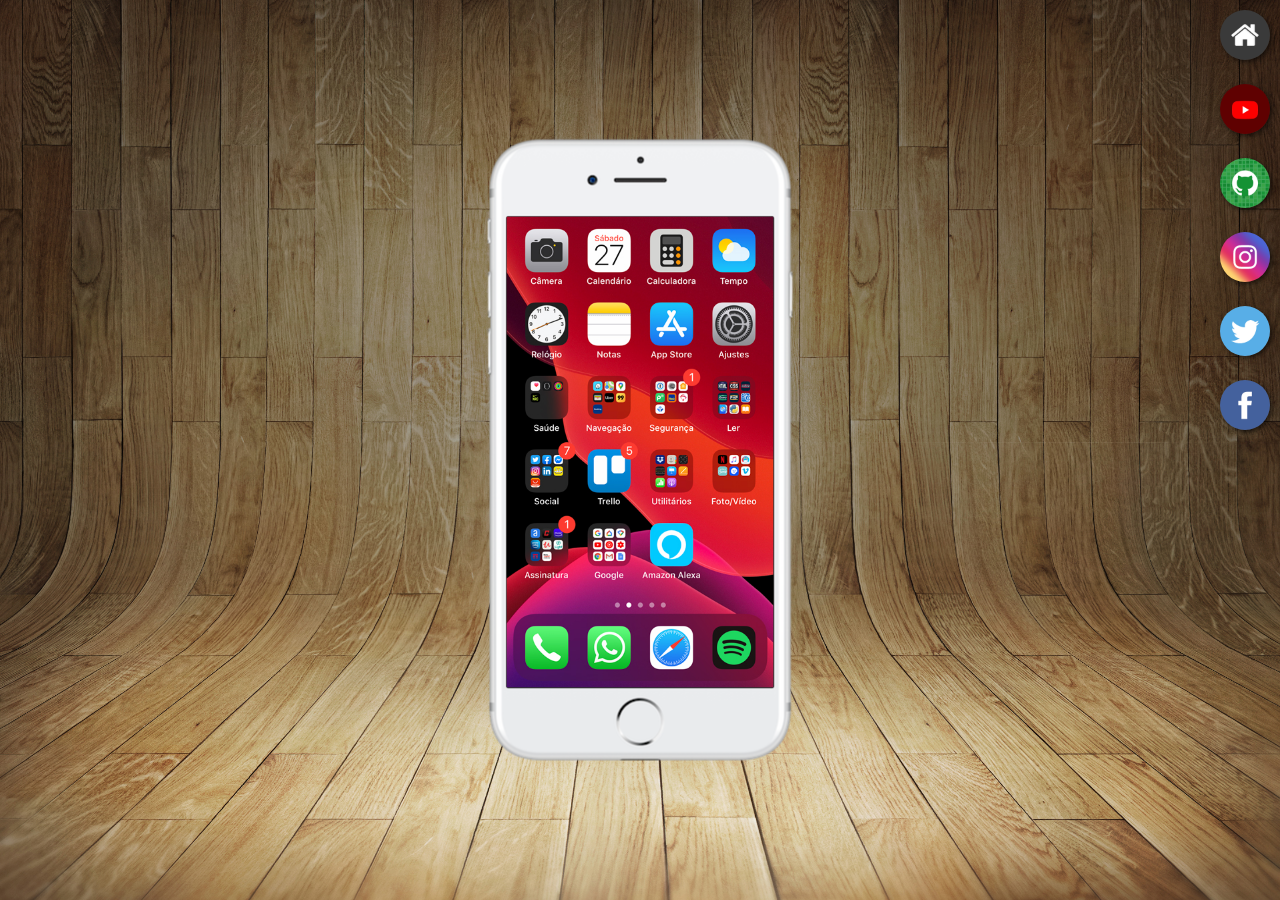
<file: index.html>
<!DOCTYPE html>
<html lang="pt-br">
<head>
    <meta charset="UTF-8">
    <meta http-equiv="X-UA-Compatible" content="IE=edge">
    <meta name="viewport" content="width=device-width, initial-scale=1.0">
    <title>Projeto Redes Sociais</title>
    <link rel="shortcut icon" href="imagens/favicon.ico" type="image/x-icon">
    <link rel="stylesheet" href="estilos/style.css">
</head>
<body>
    <main>
        <section id="telefone">
            <iframe src="home.html" name="tela" id="tela" frameborder="0">
                Seu navegador não é compatível com o iframe
            </iframe>
        </section>
        <section id="redes-sociais">
            <a href="home.html" target="tela"><img src="imagens/logo-home.jpg" alt=""></a><br>
            <a href="youtube.html" target="tela"><img src="imagens/logo-youtube.jpg" alt=""></a><br>
            <a href="github.html" target="tela"><img src="imagens/logo-github.jpg" alt=""></a><br>
            <a href="instagram.html" target="tela"><img src="imagens/logo-instagram.jpg" alt=""></a><br>
            <a href="twitter.html" target="tela"><img src="imagens/logo-twitter.jpg" alt=""></a><br>
            <a href="facebook.html" target="tela"><img src="imagens/logo-facebook.jpg" alt=""></a>
        </section>
    </main>
    
</body>
</html>
</file>
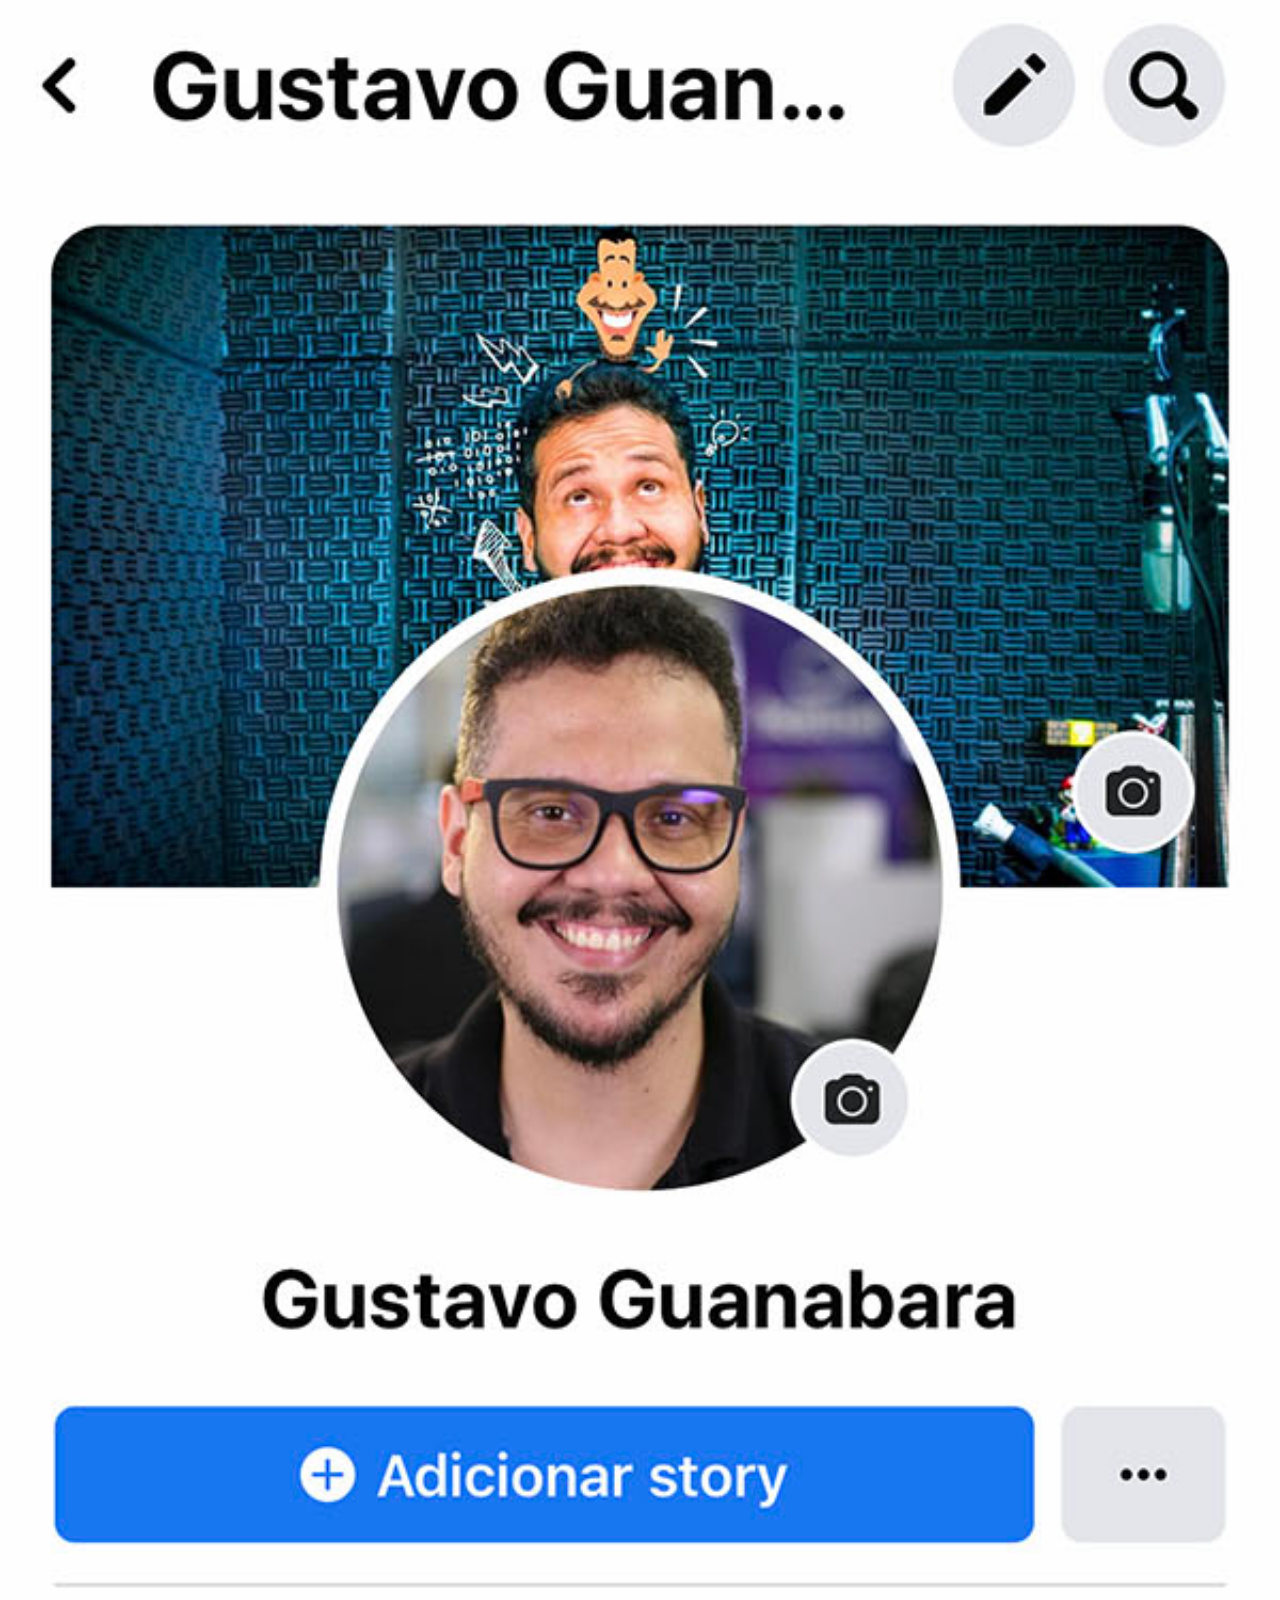
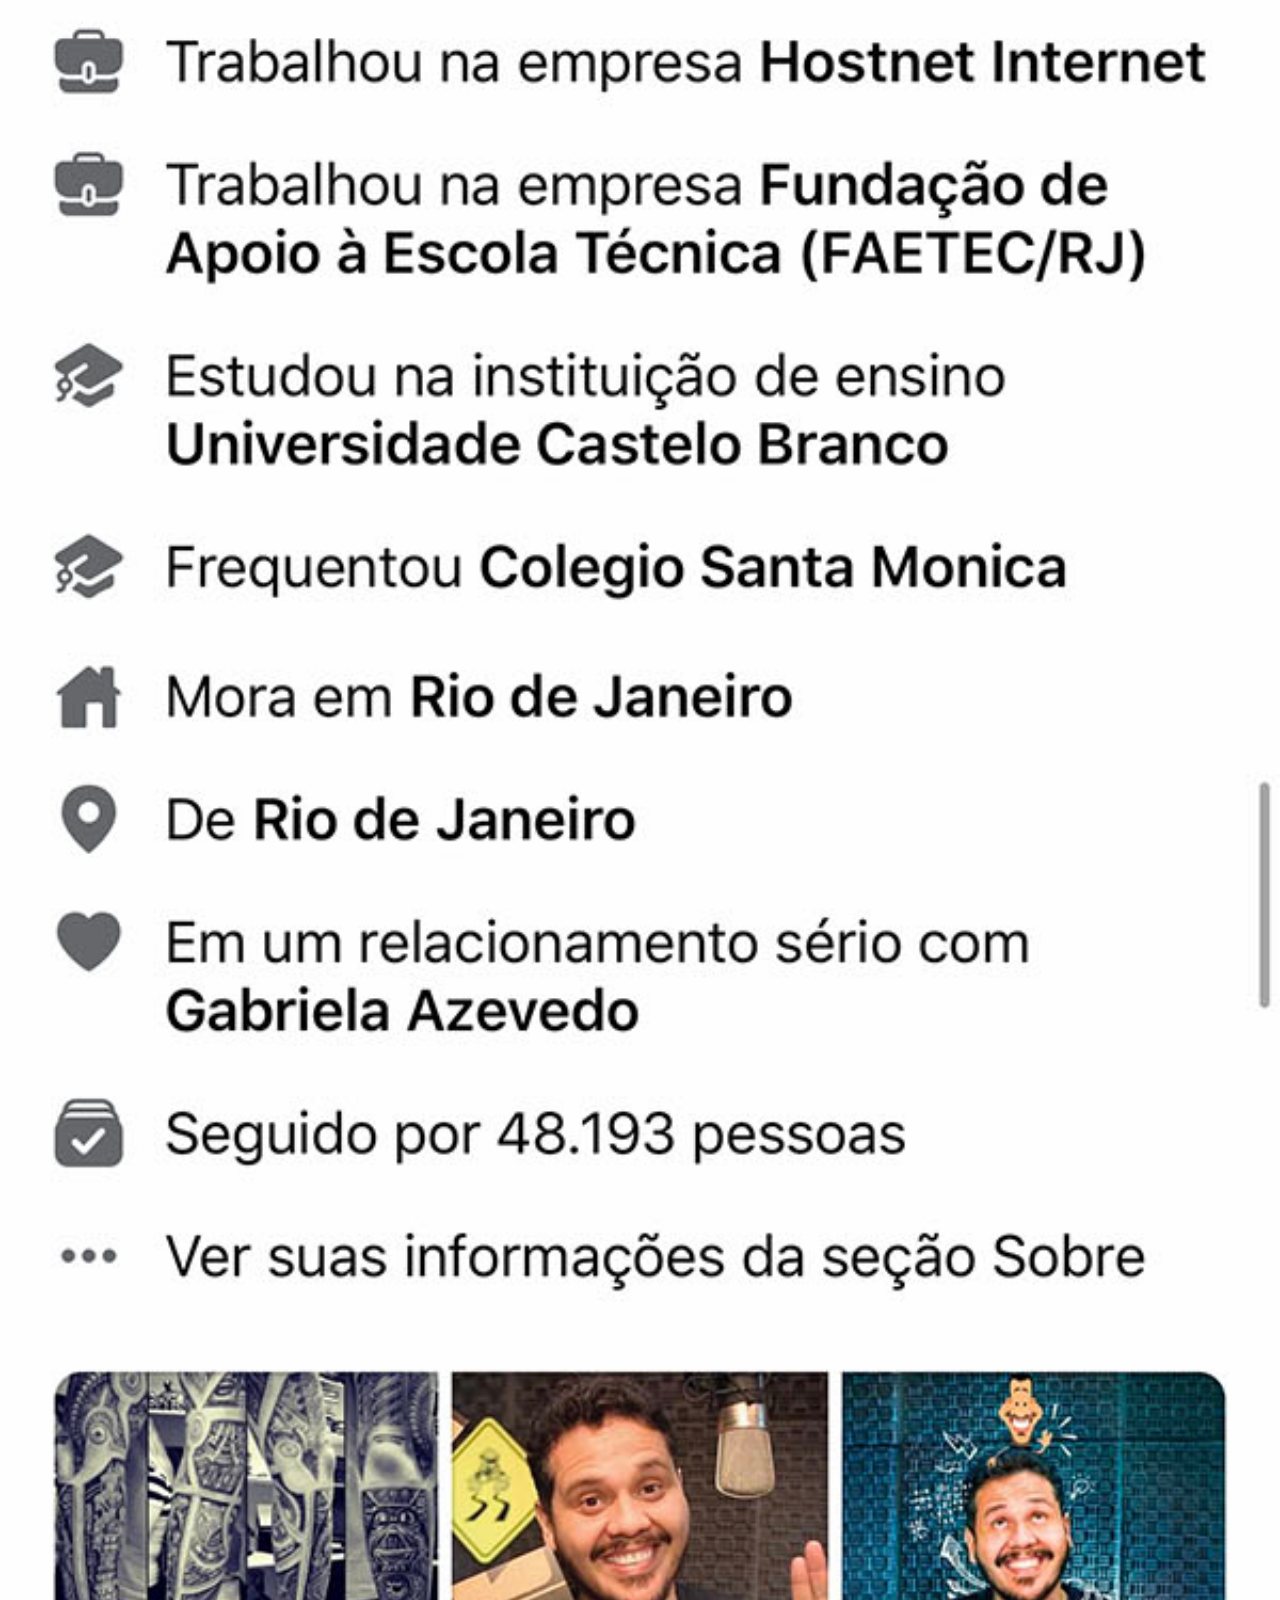
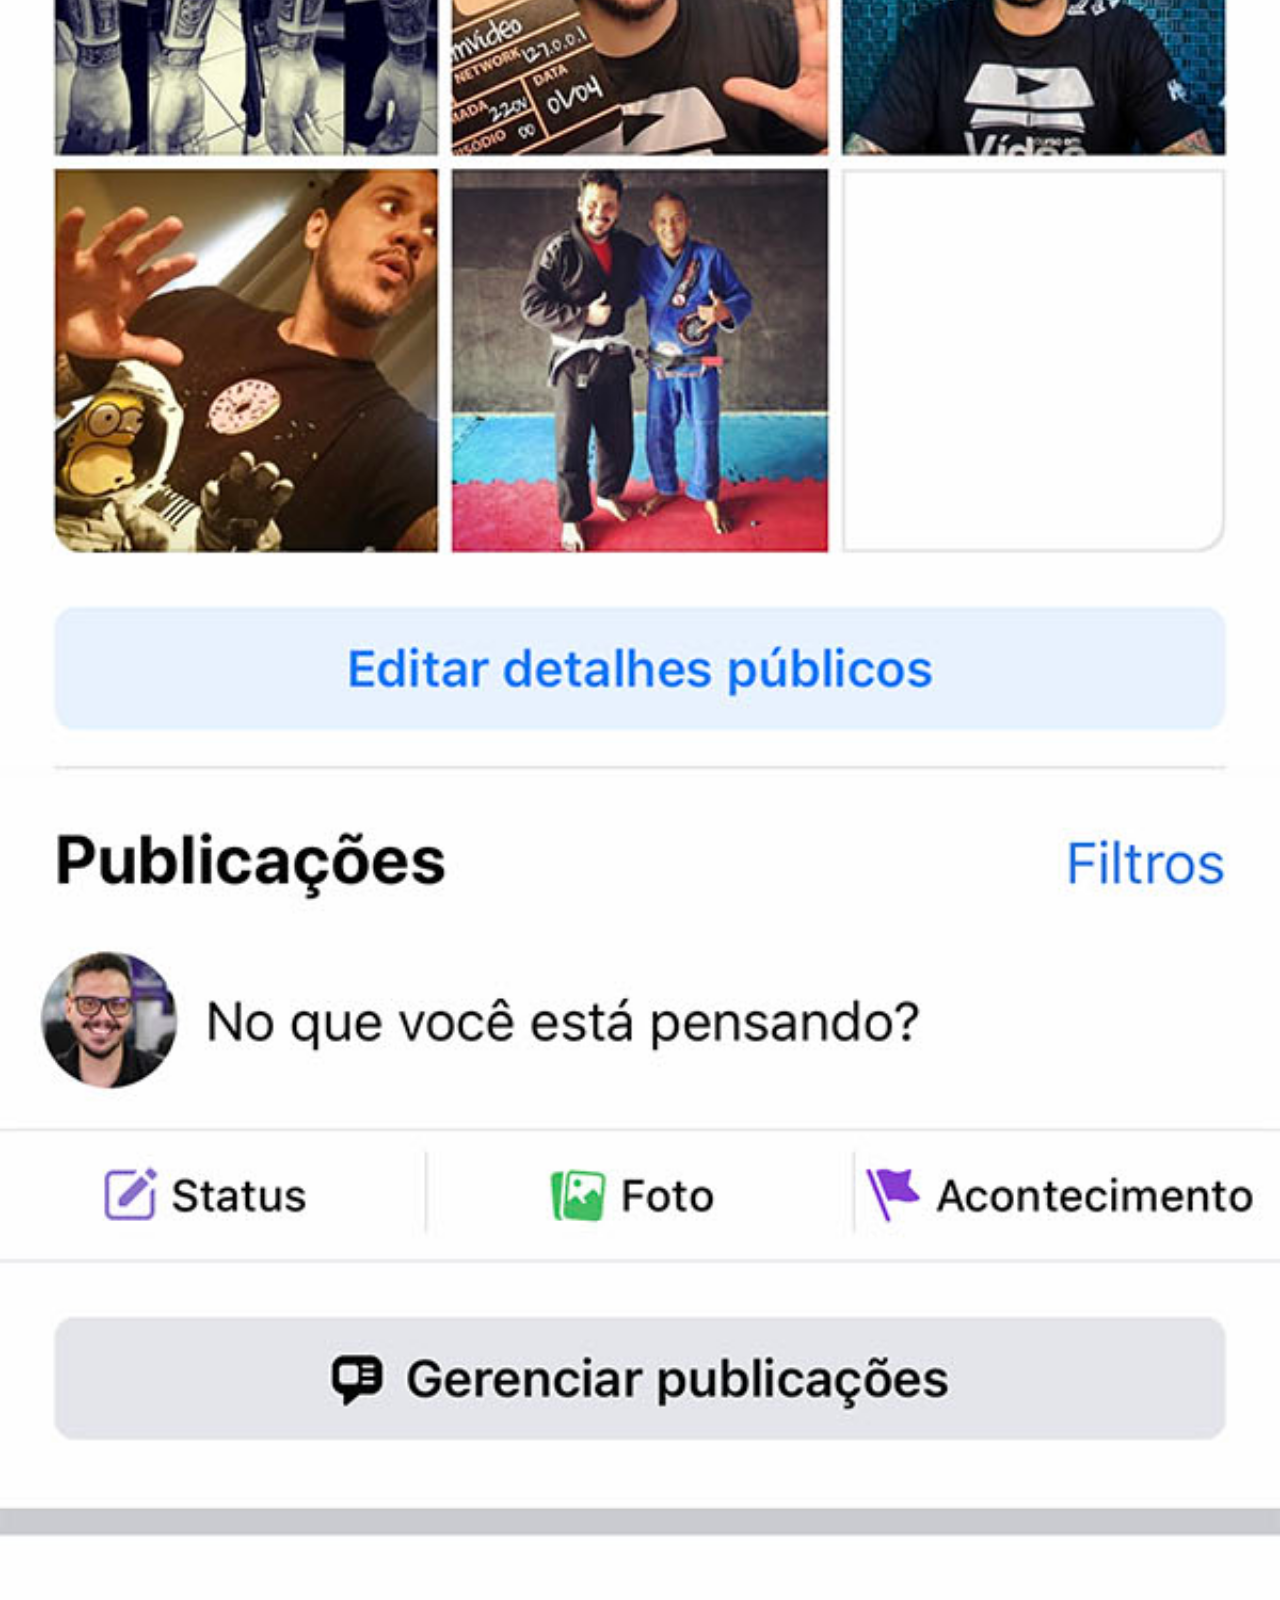
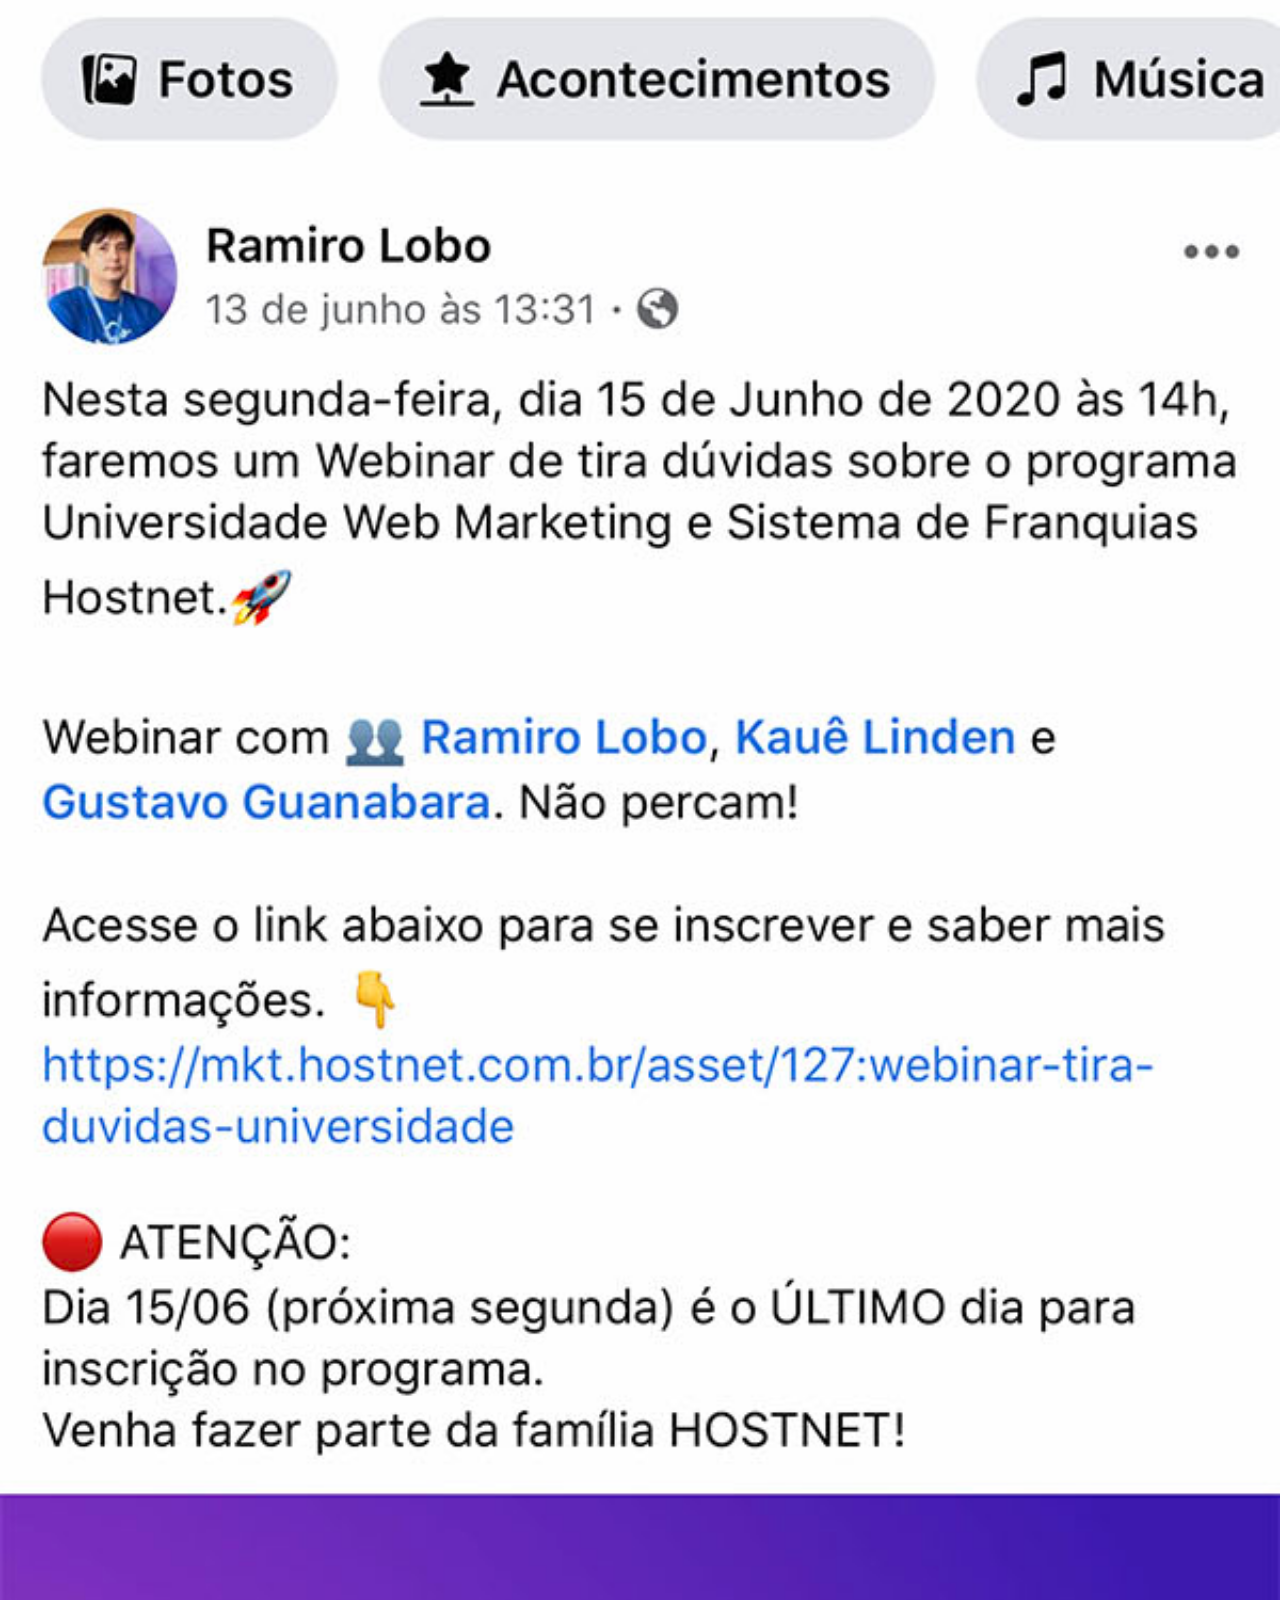
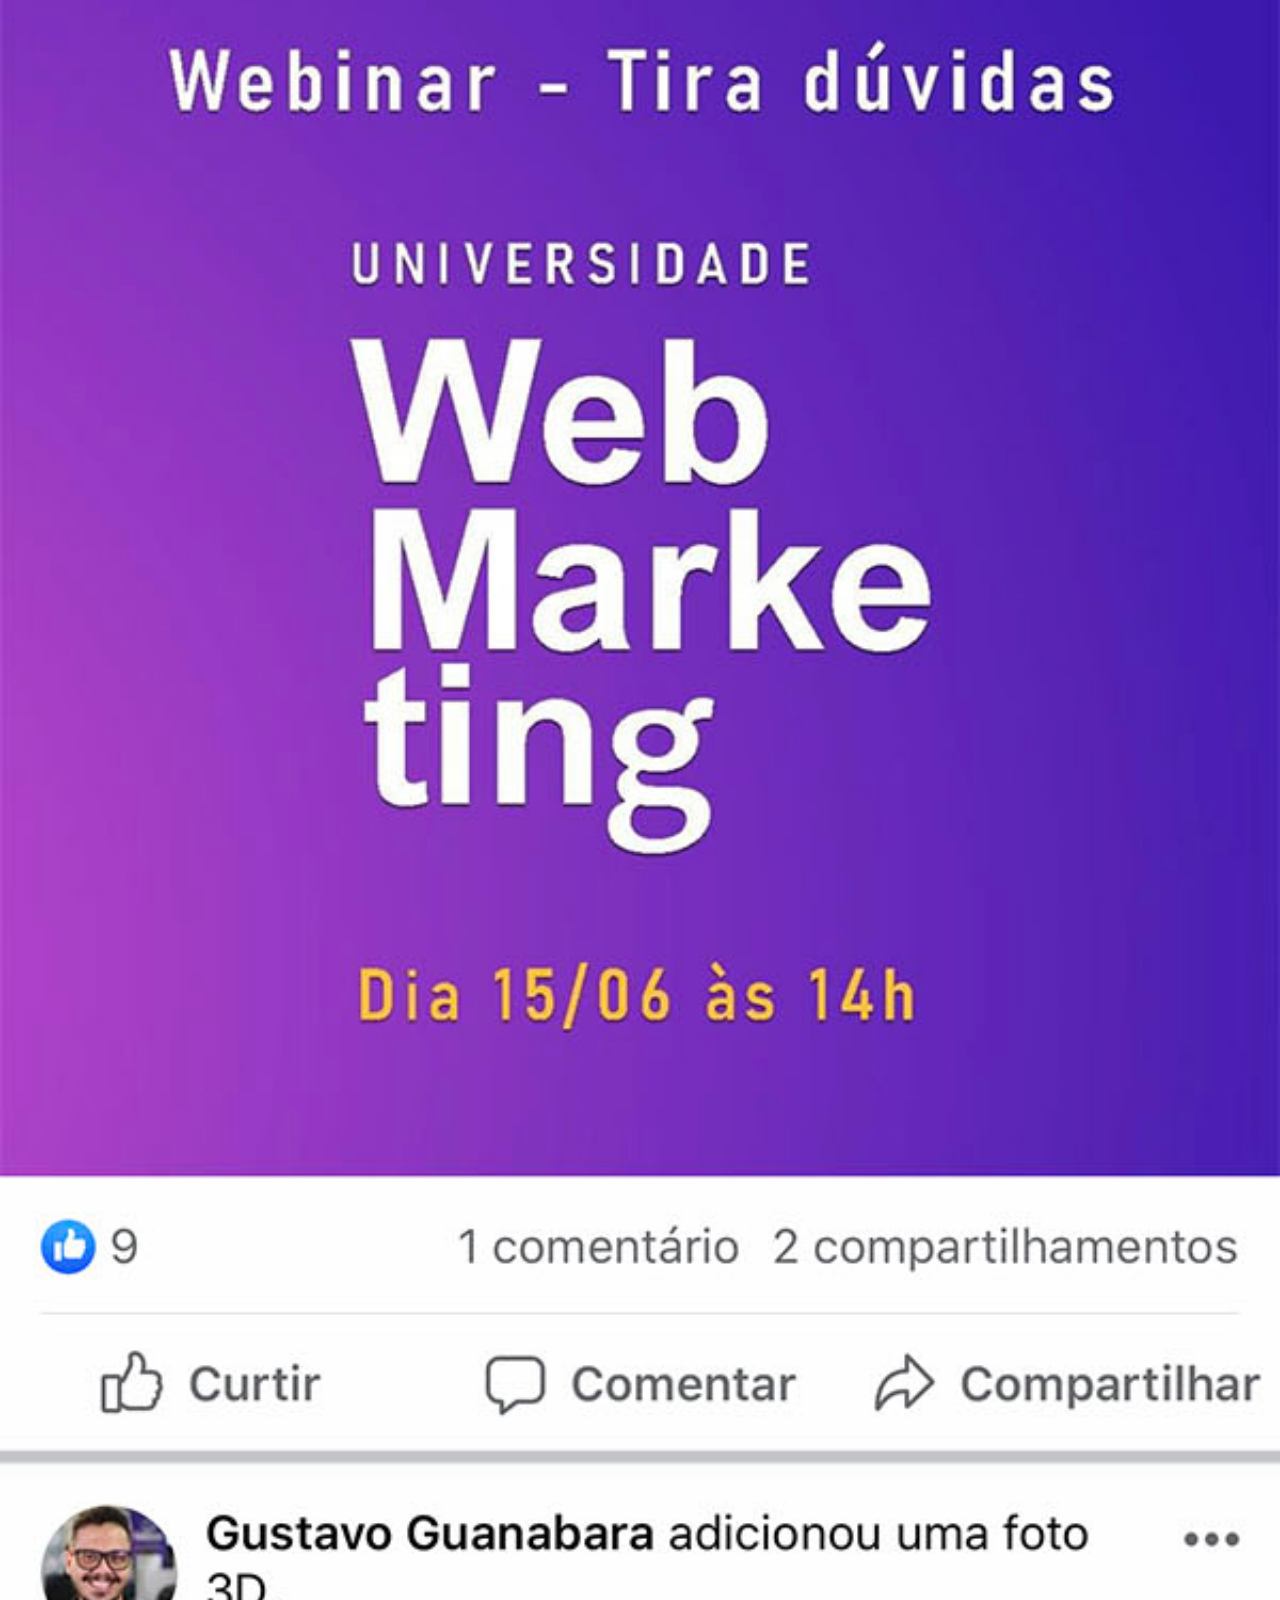
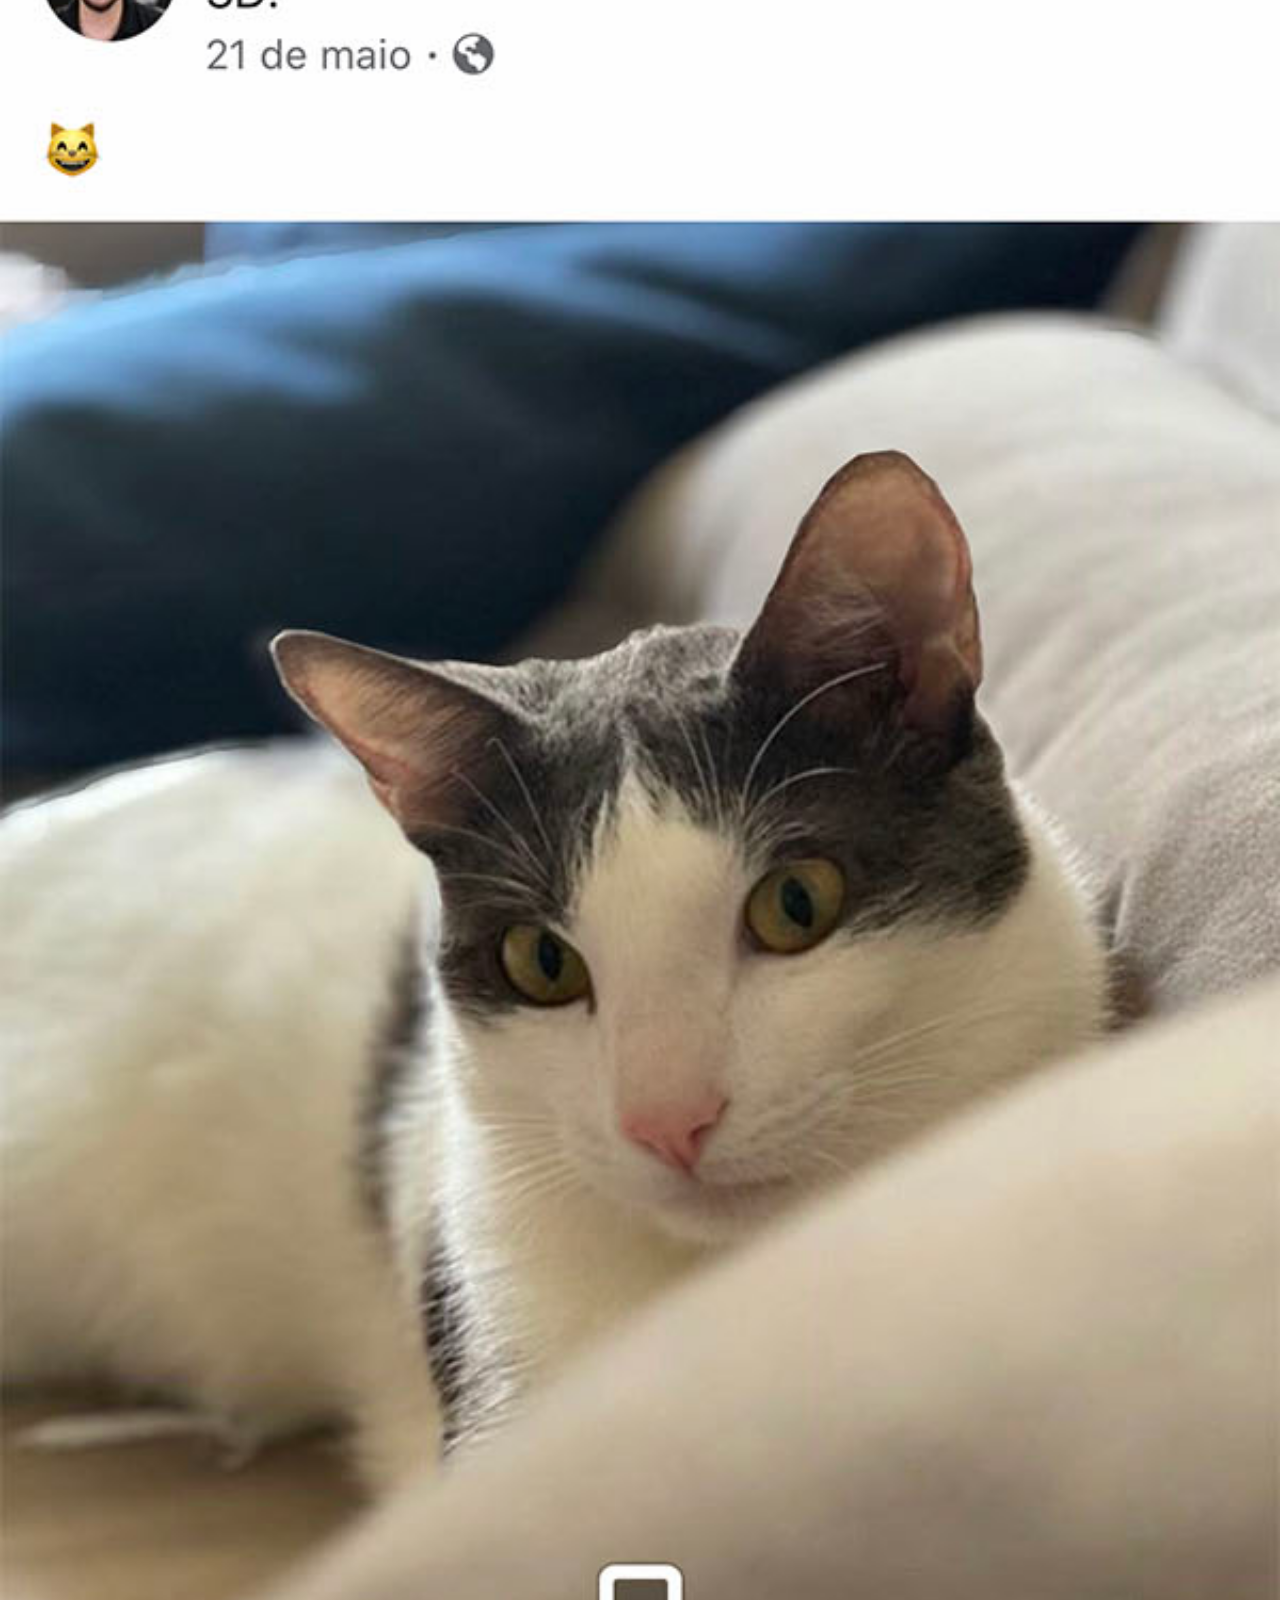
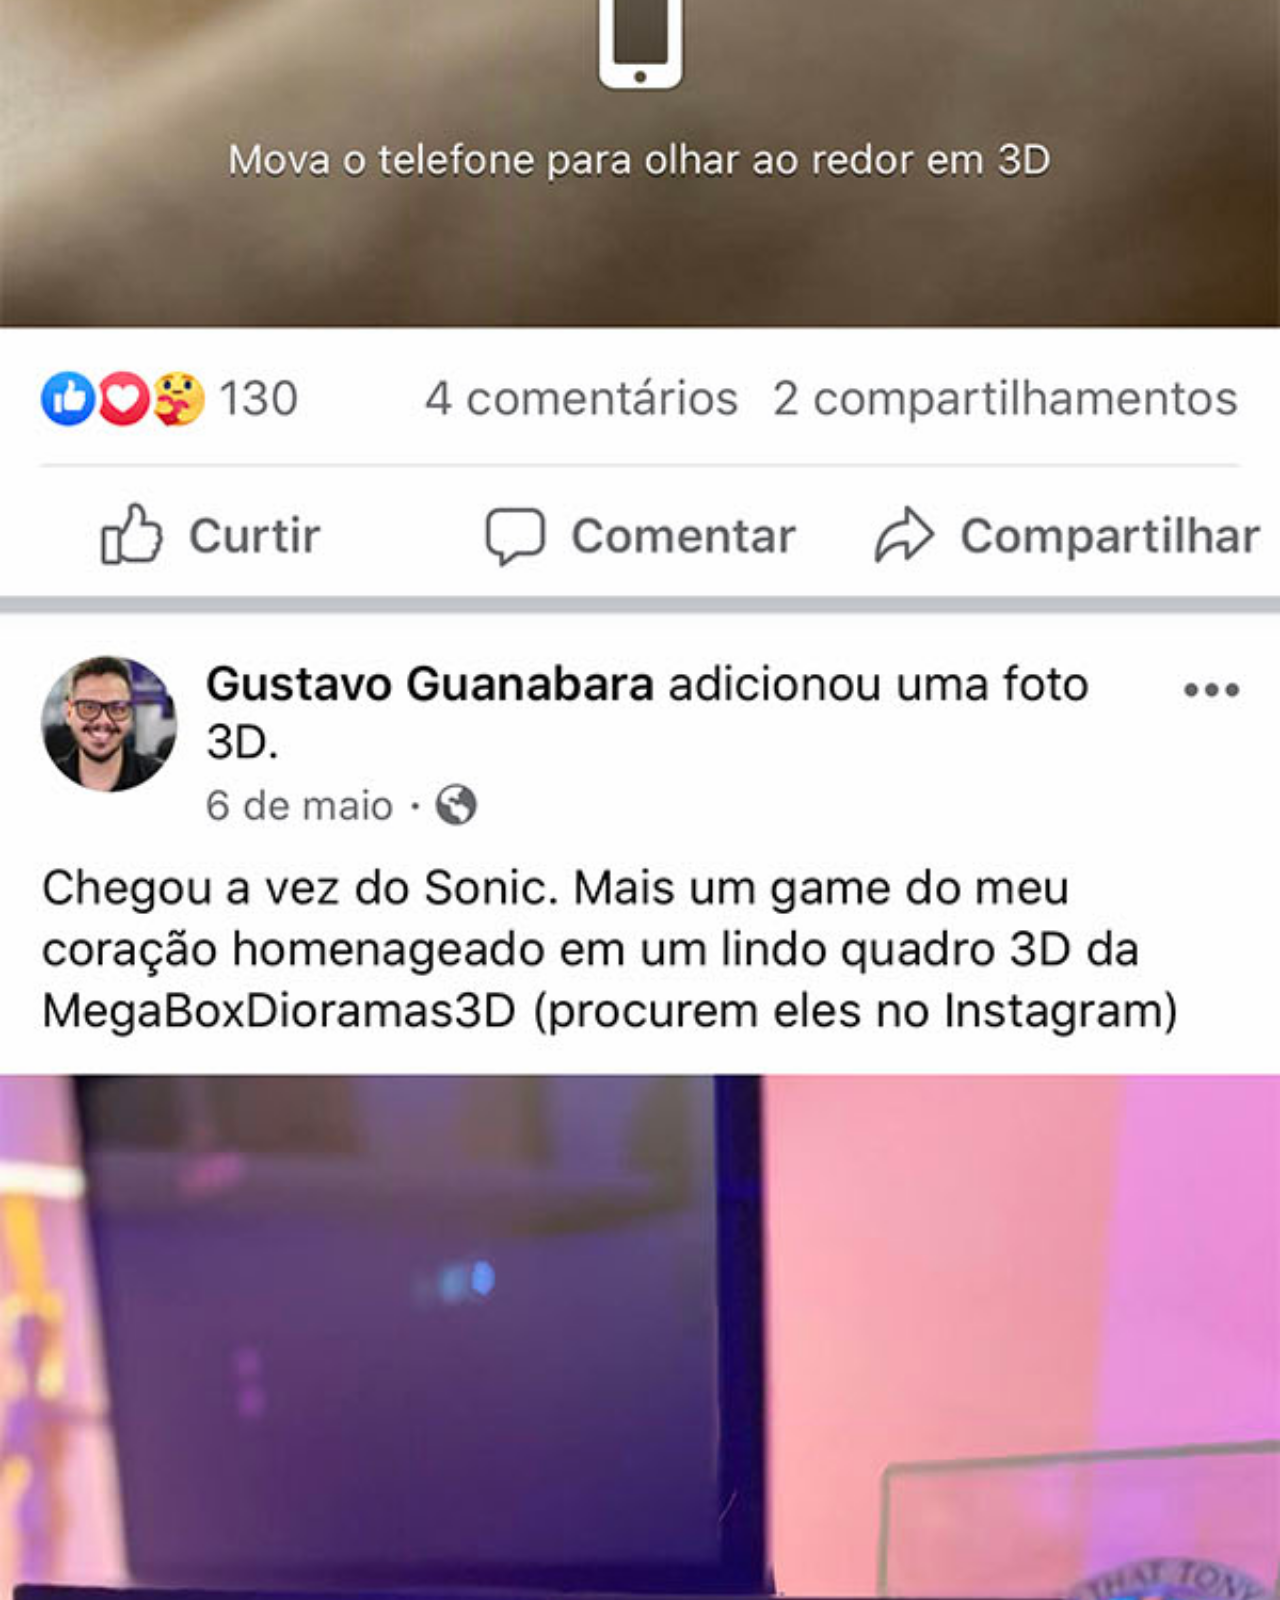
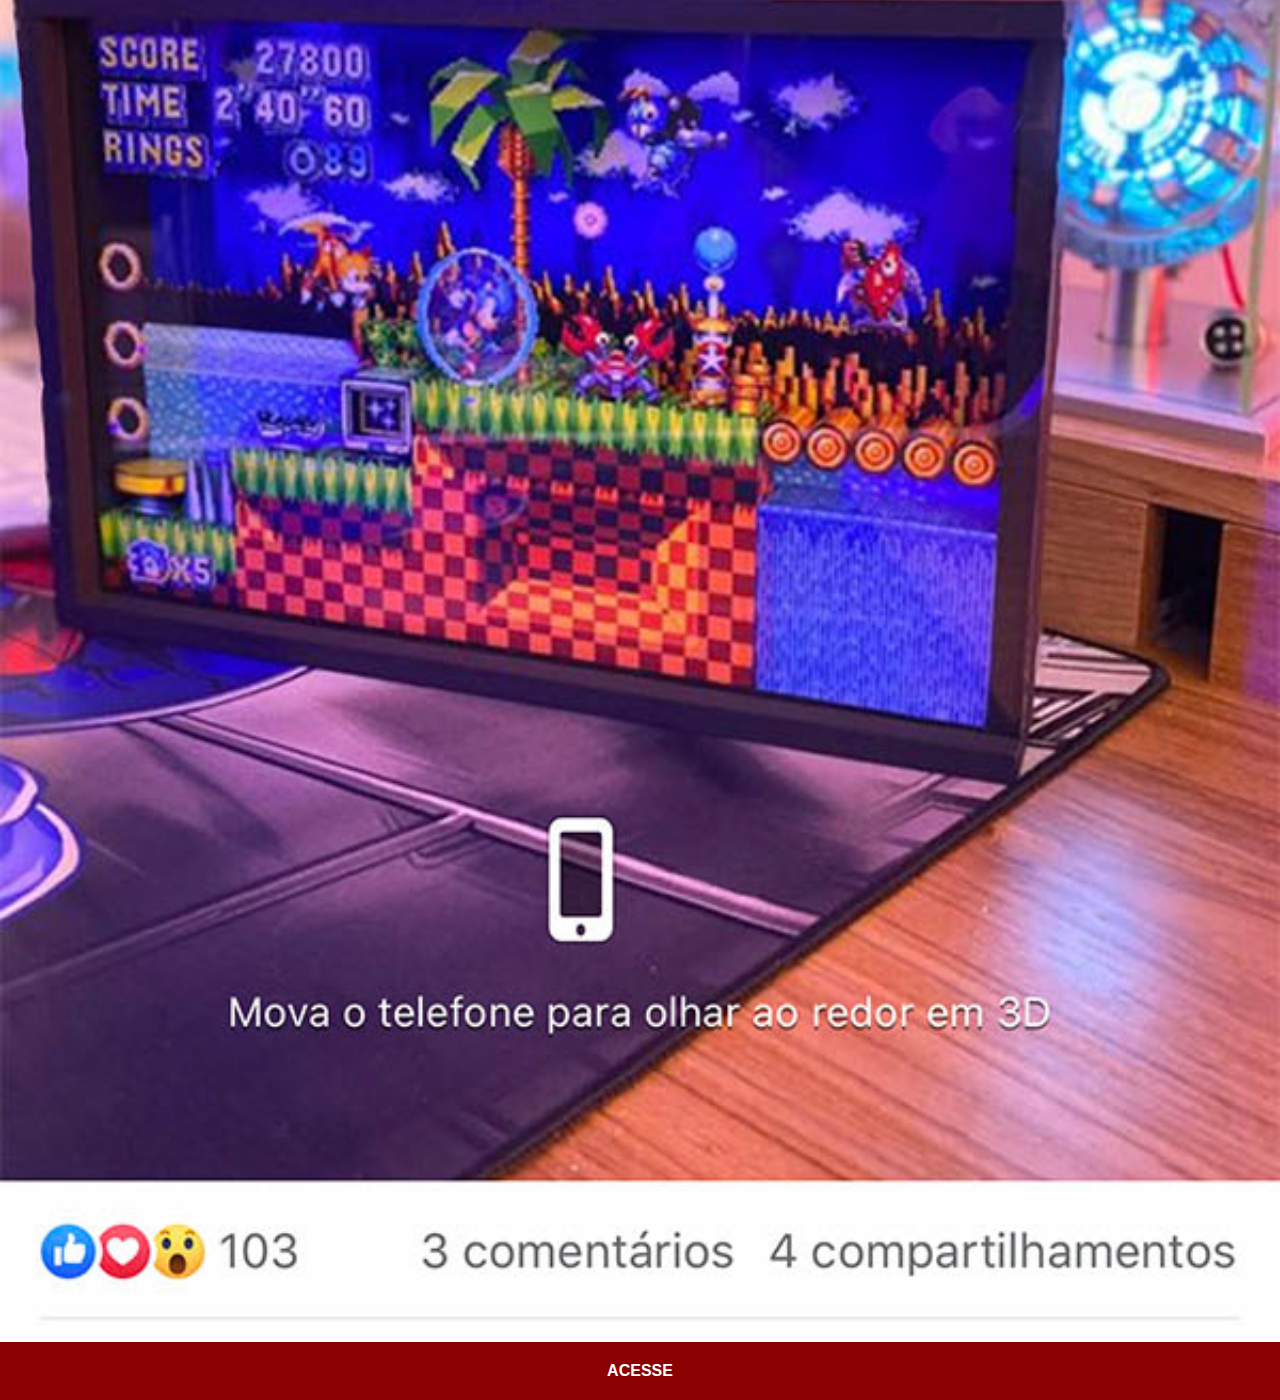
<file: facebook.html>
<!DOCTYPE html>
<html lang="en">
<head>
    <meta charset="UTF-8">
    <meta http-equiv="X-UA-Compatible" content="IE=edge">
    <meta name="viewport" content="width=device-width, initial-scale=1.0">
    <title>facebook</title>
    <link rel="stylesheet" href="estilos/links.css">
</head>
<body>
    <img src="imagens/tela-facebook.jpg" alt="">
    <a href="https://facebook.com" target="_blank">ACESSE</a>
</body>
</html>
</file>
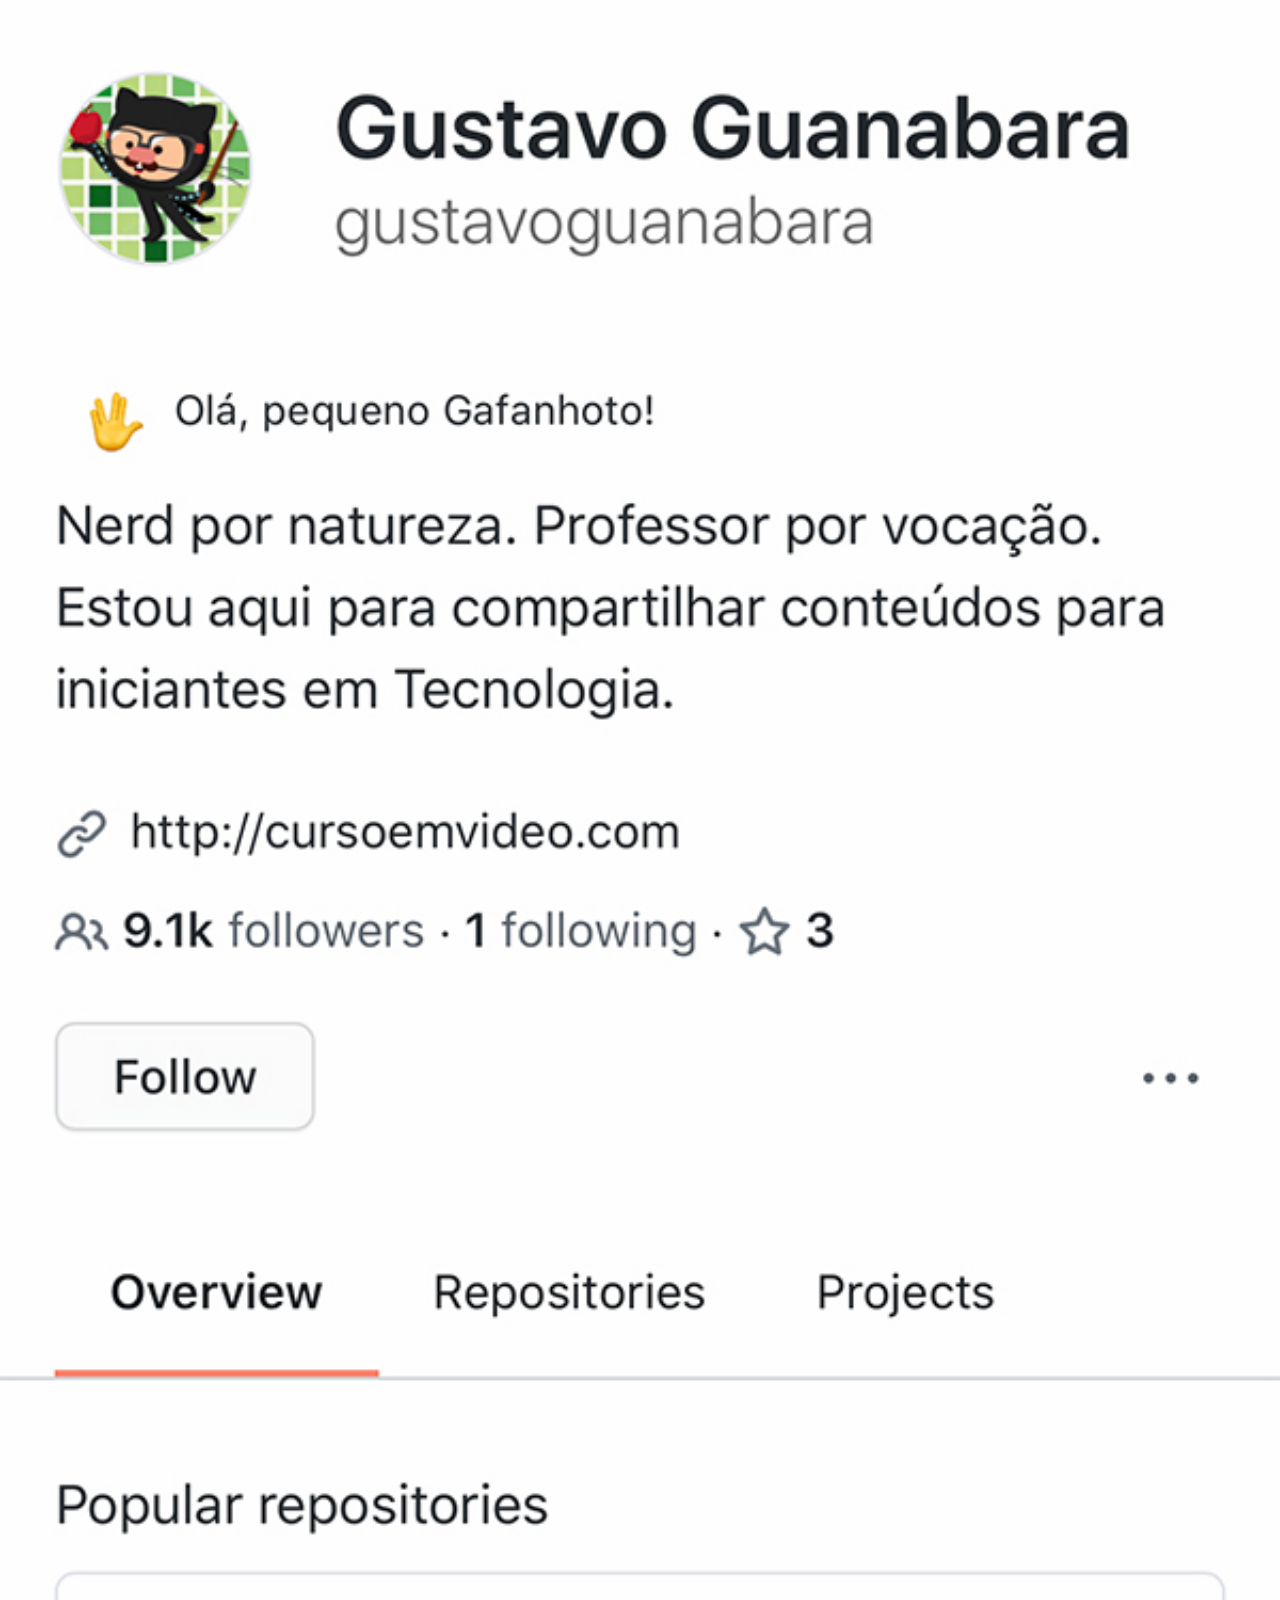
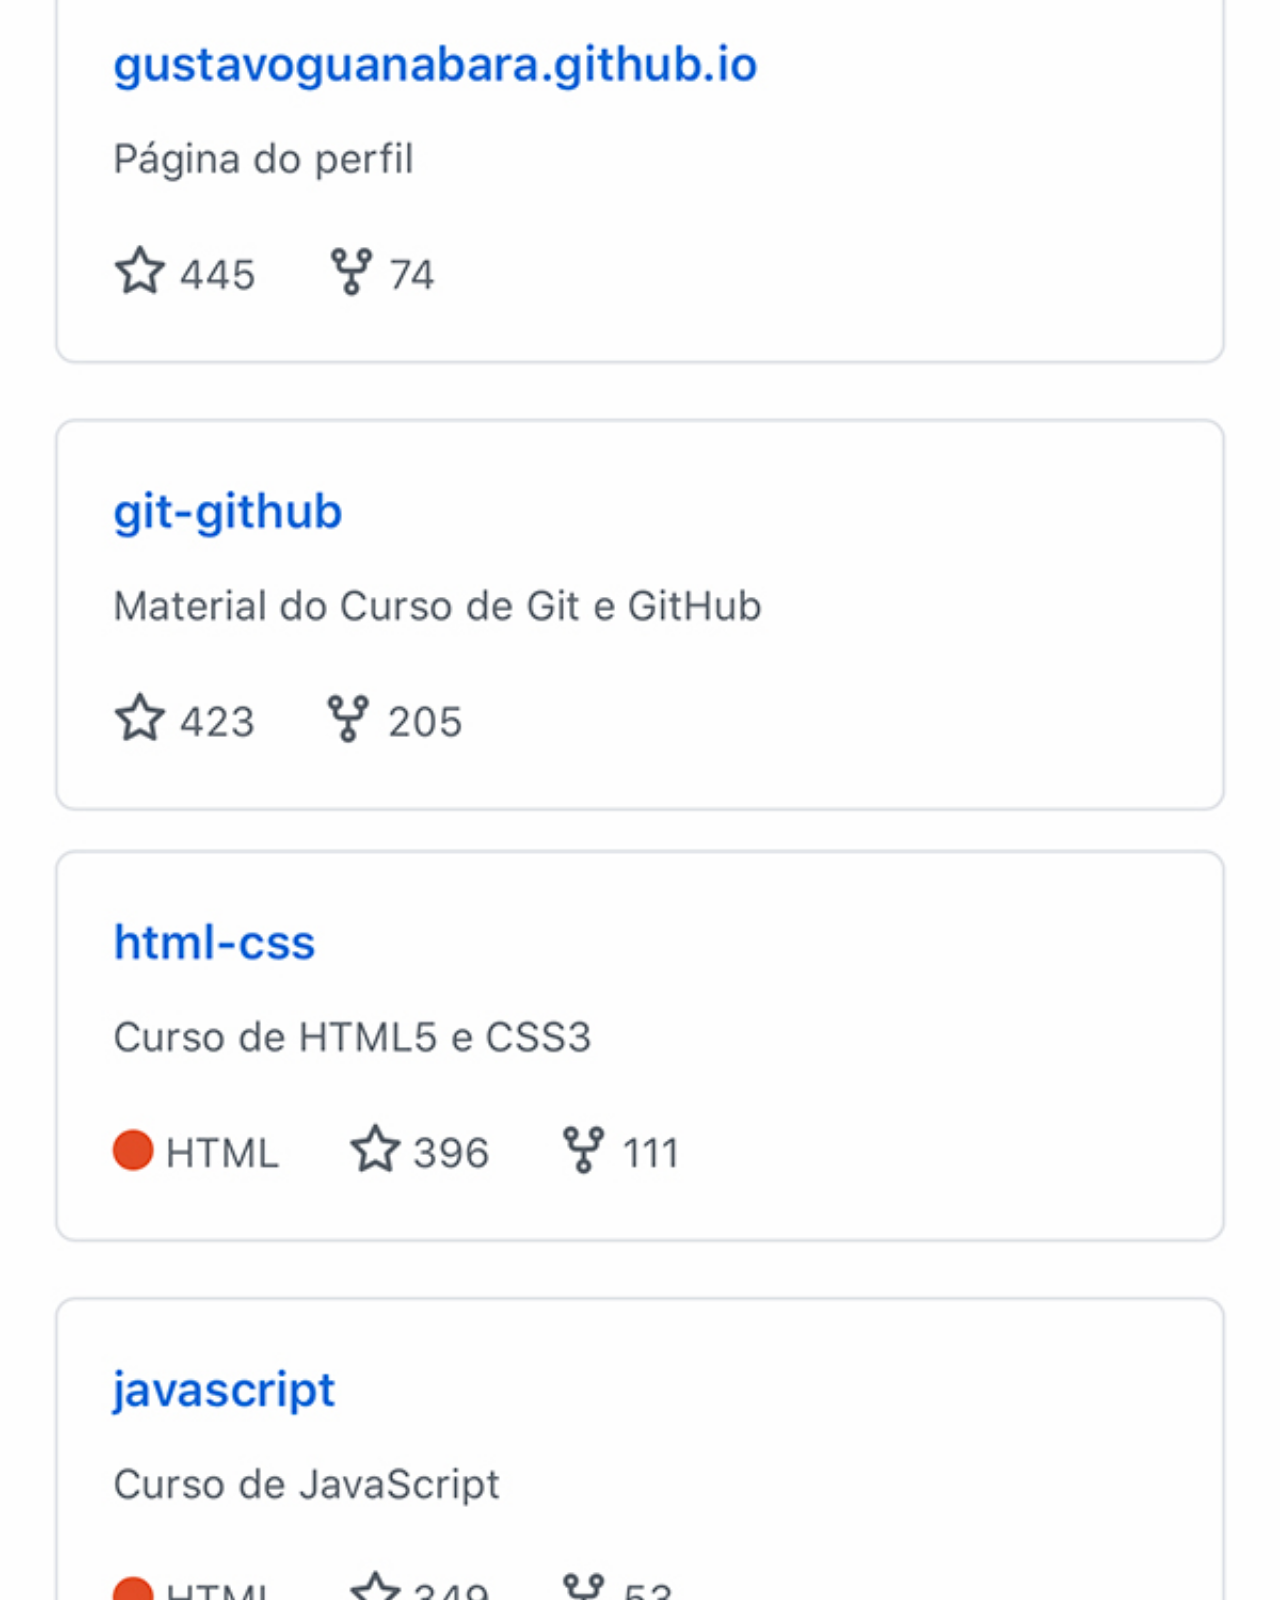
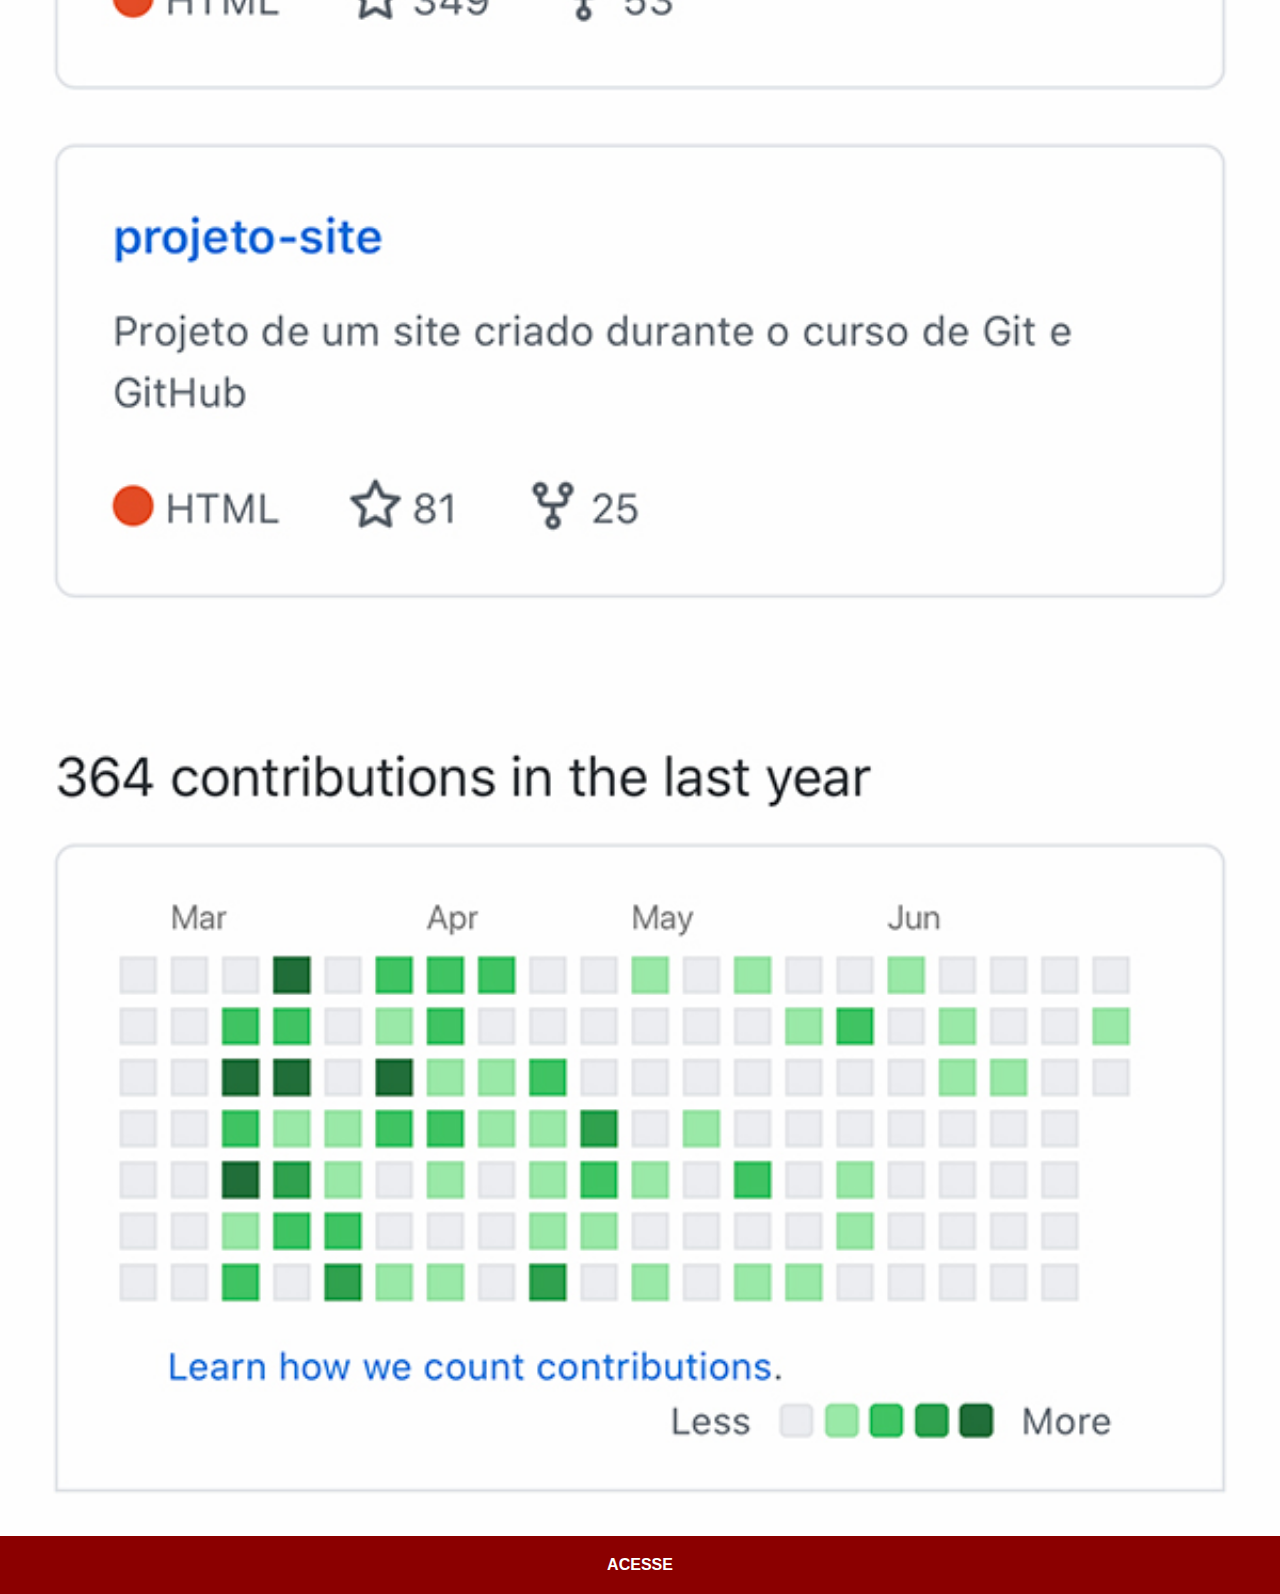
<file: github.html>
<!DOCTYPE html>
<html lang="pt-br">
<head>
    <meta charset="UTF-8">
    <meta http-equiv="X-UA-Compatible" content="IE=edge">
    <meta name="viewport" content="width=device-width, initial-scale=1.0">
    <title>GitHub</title>
    <link rel="stylesheet" href="estilos/links.css">
</head>
<body>
    <img src="imagens/tela-github.jpg" alt="">
    <a href="https://github.com/gustavoguanabara" target="_blank">ACESSE</a>
    
</body>
</html>
</file>
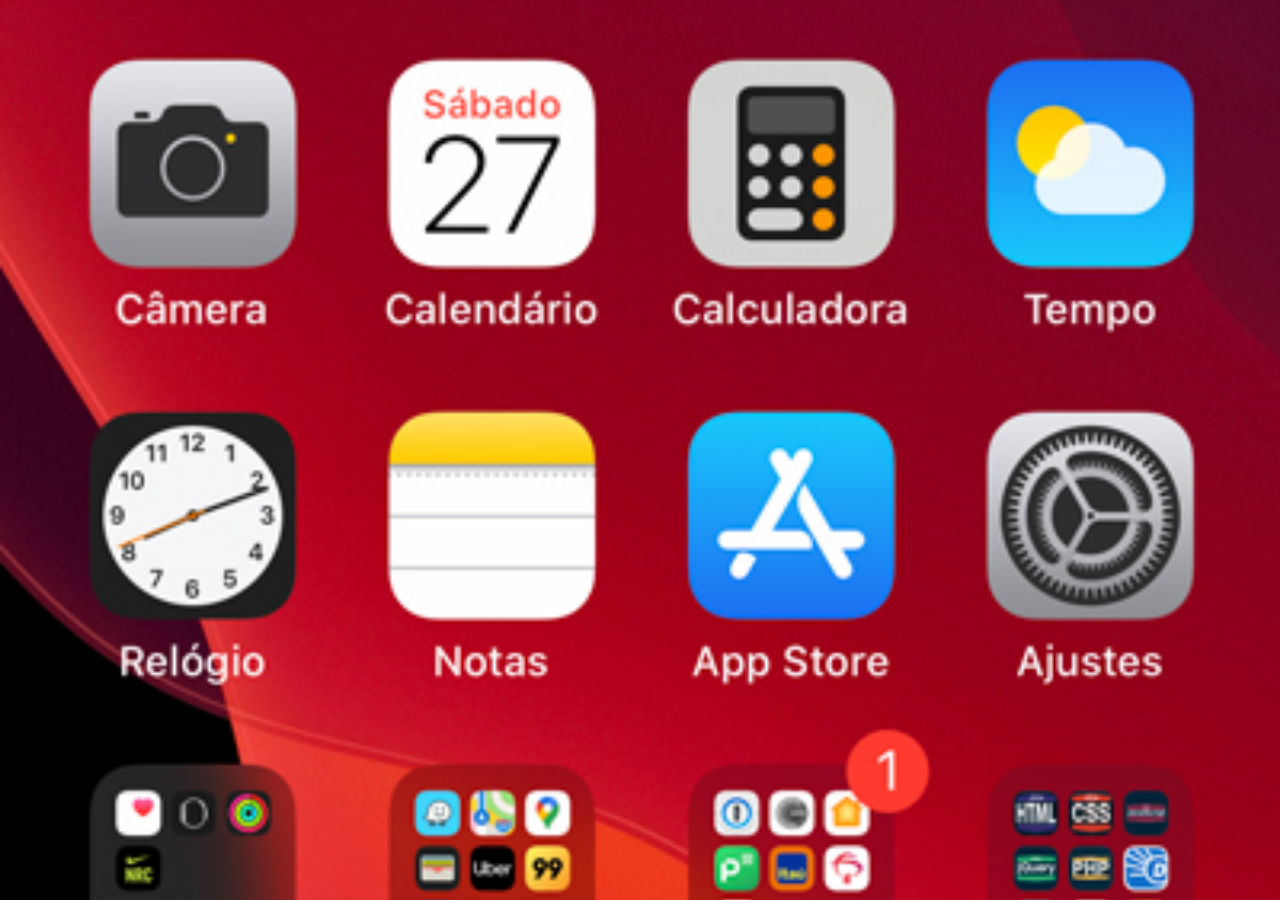
<file: home.html>
<!DOCTYPE html>
<html lang="pt-br">
<head>
    <meta charset="UTF-8">
    <meta http-equiv="X-UA-Compatible" content="IE=edge">
    <meta name="viewport" content="width=device-width, initial-scale=1.0">
    <title>Home</title>
</head>
<style>
    *{
        margin: 0;
        padding: 0;
    }

    body{
        width: 100vw;
        height: 100vh;
        background: black url('imagens/tela-home.jpg') no-repeat top center;
        background-size: cover;
    }
</style>
<body>
    
</body>
</html>
</file>
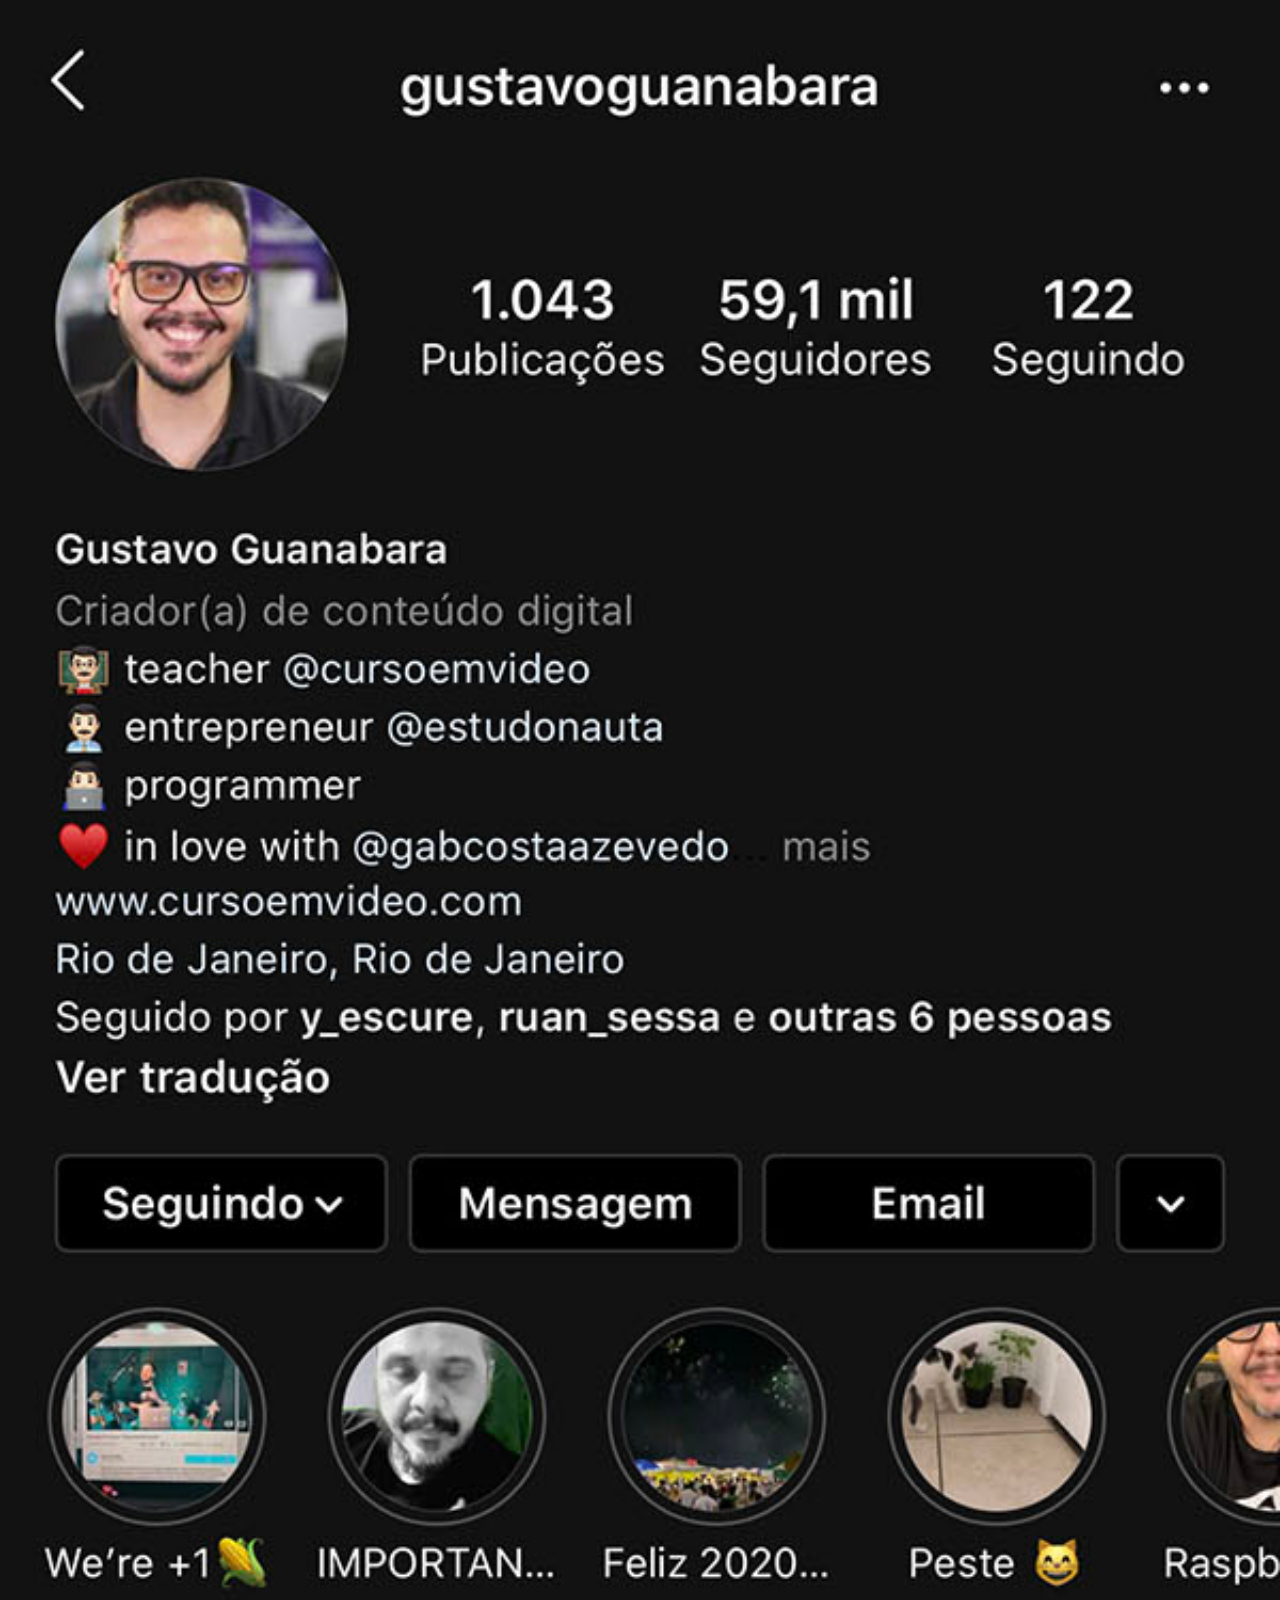
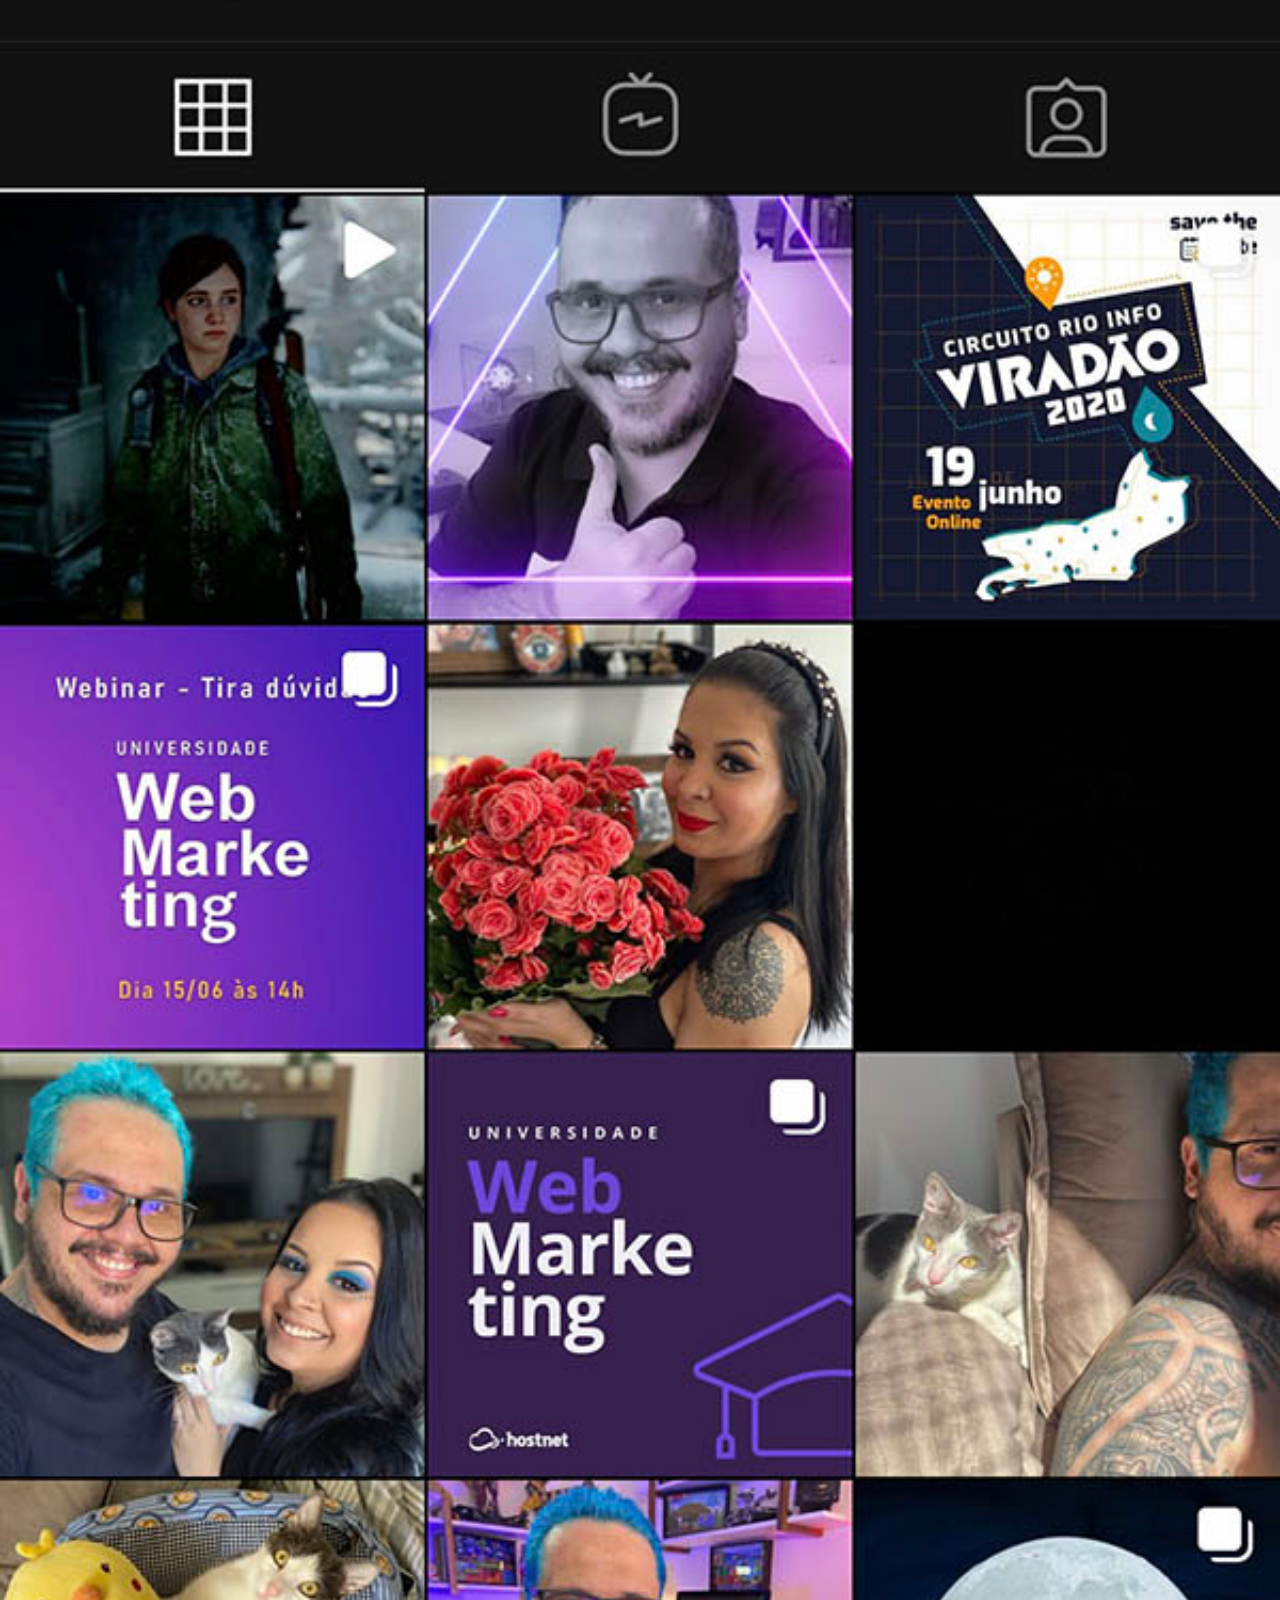
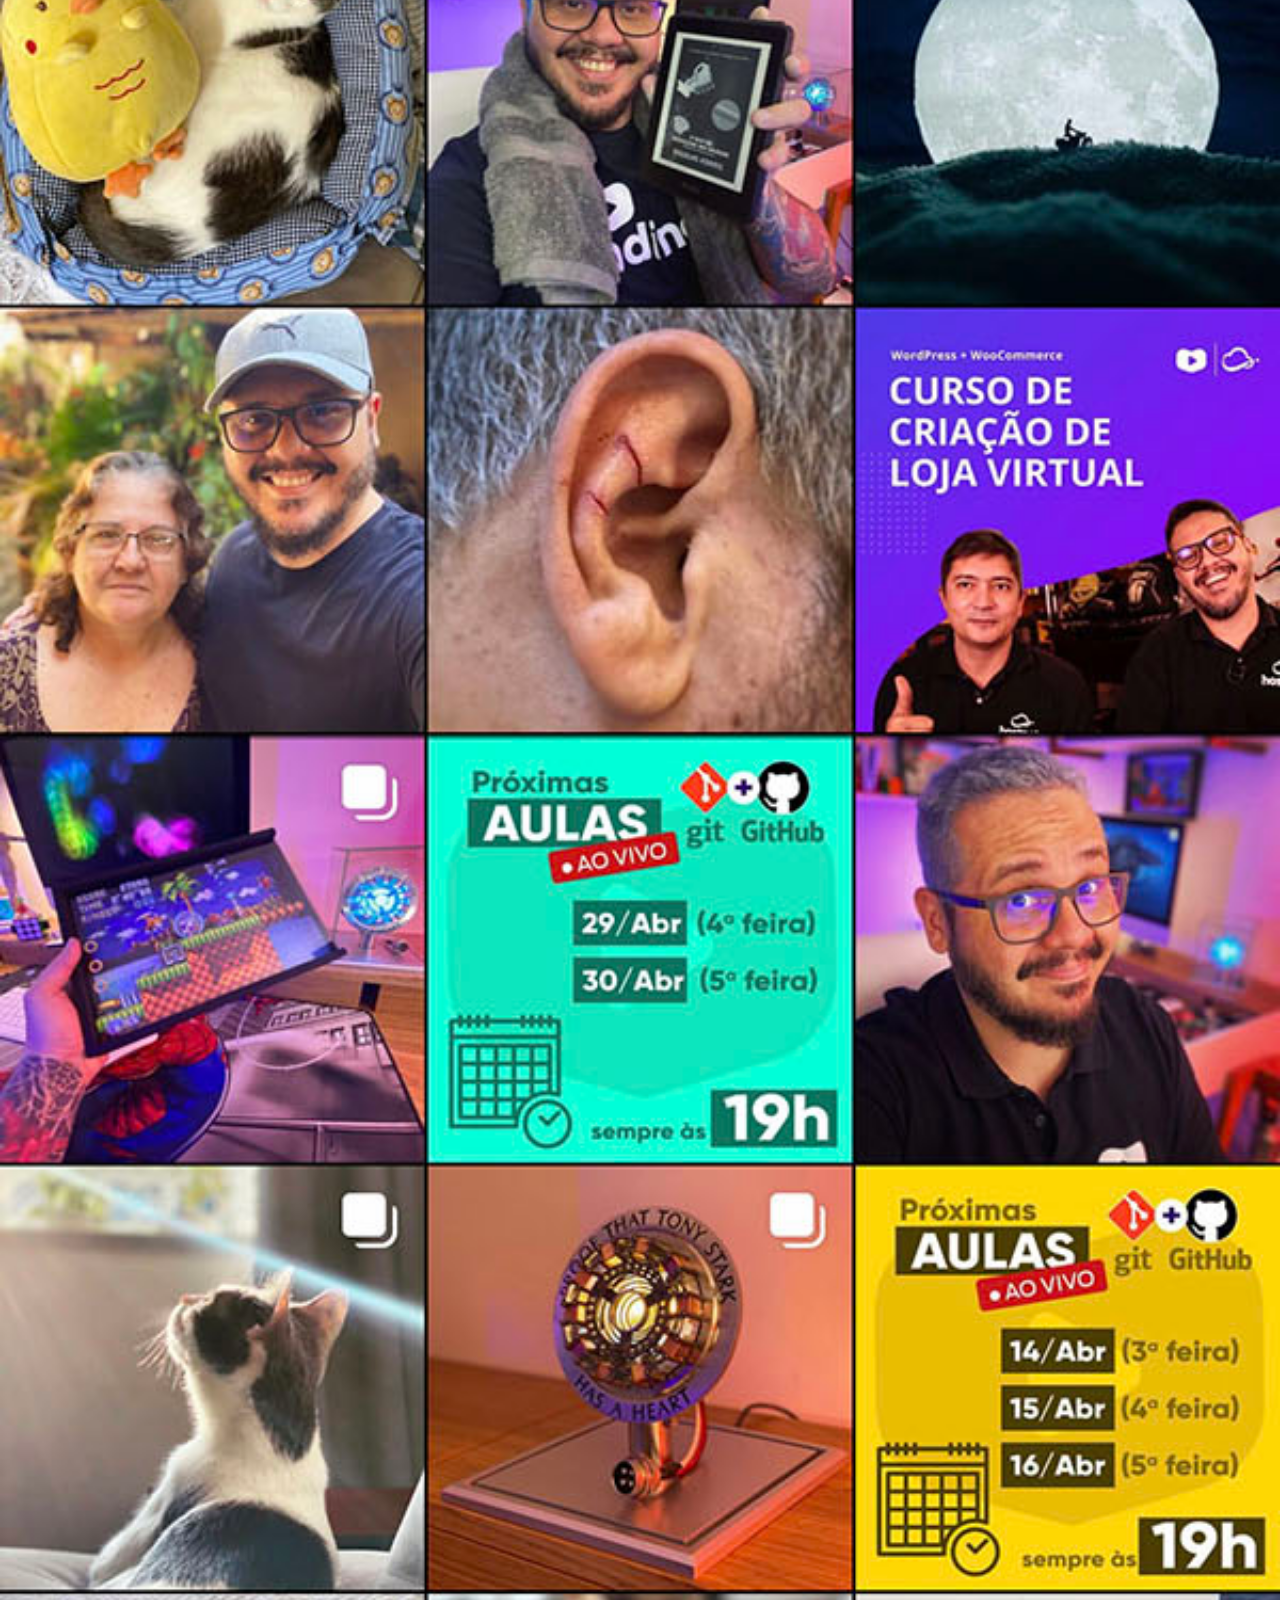
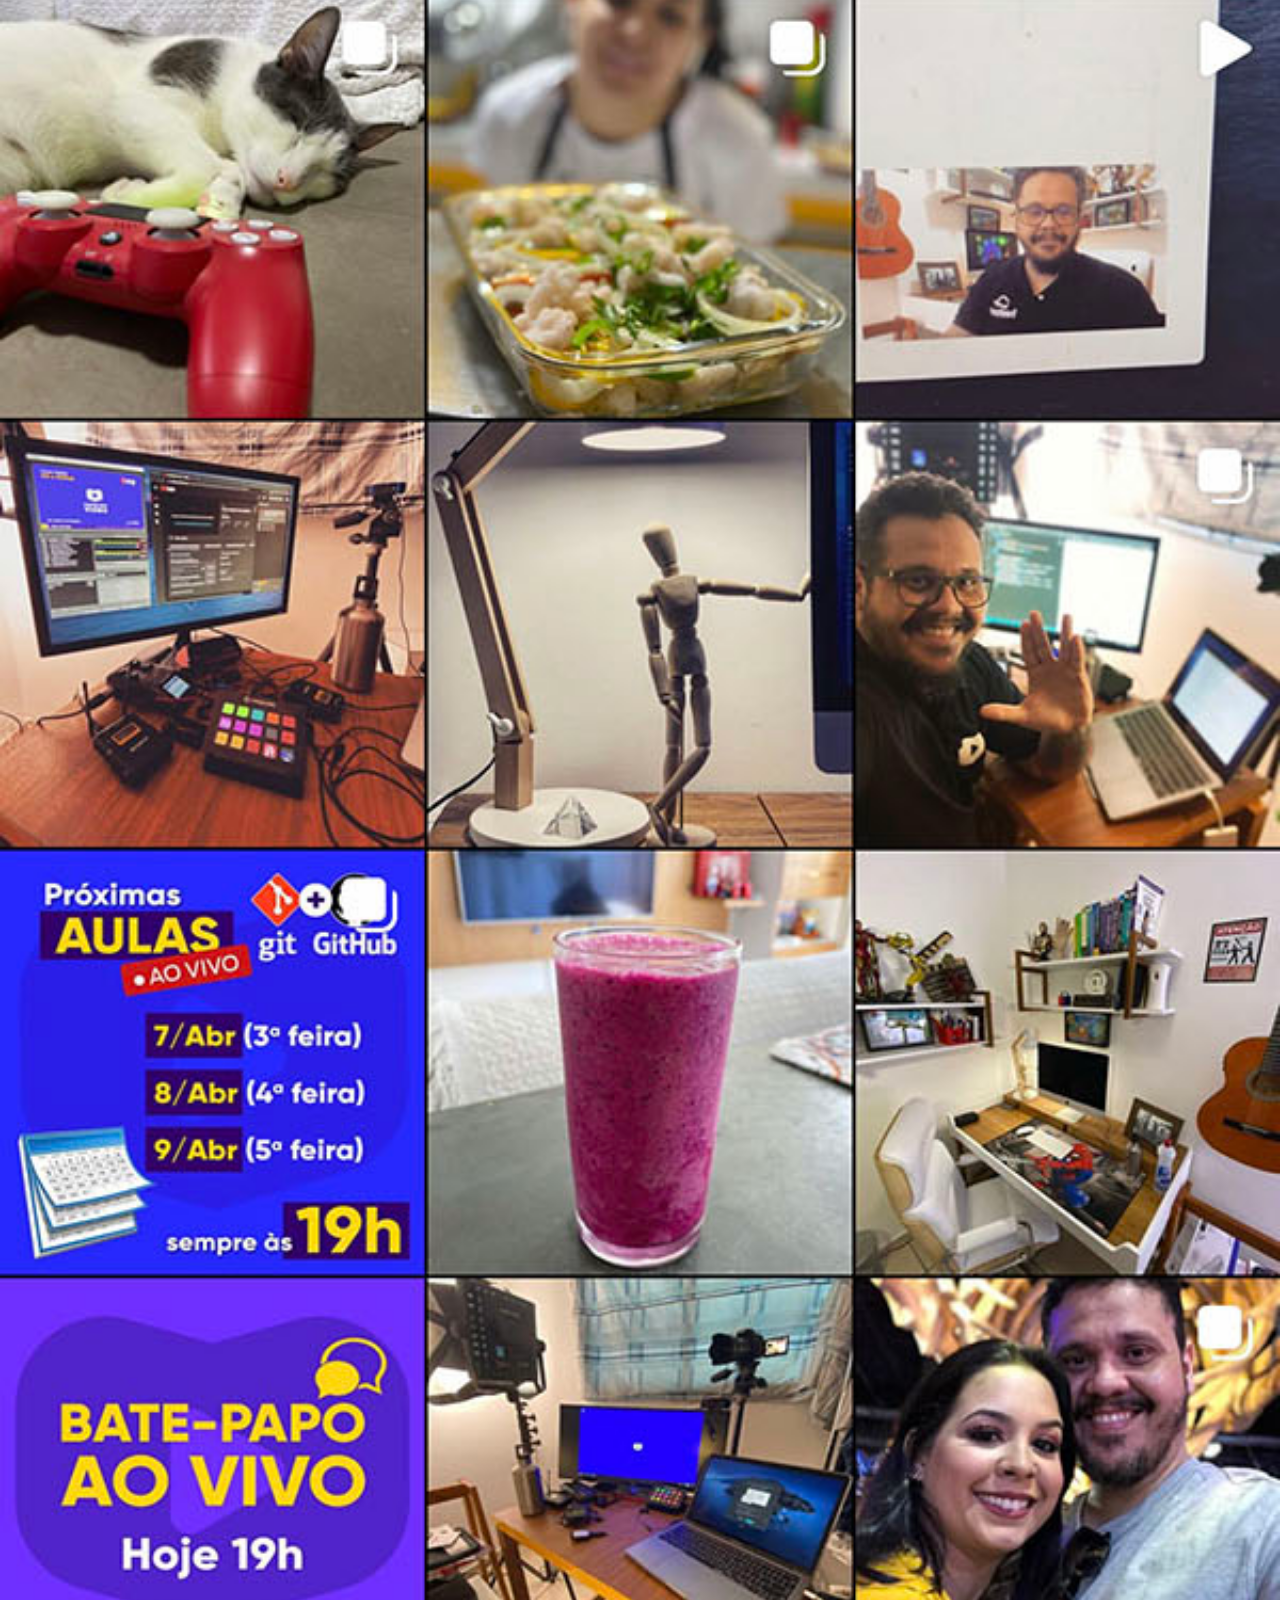
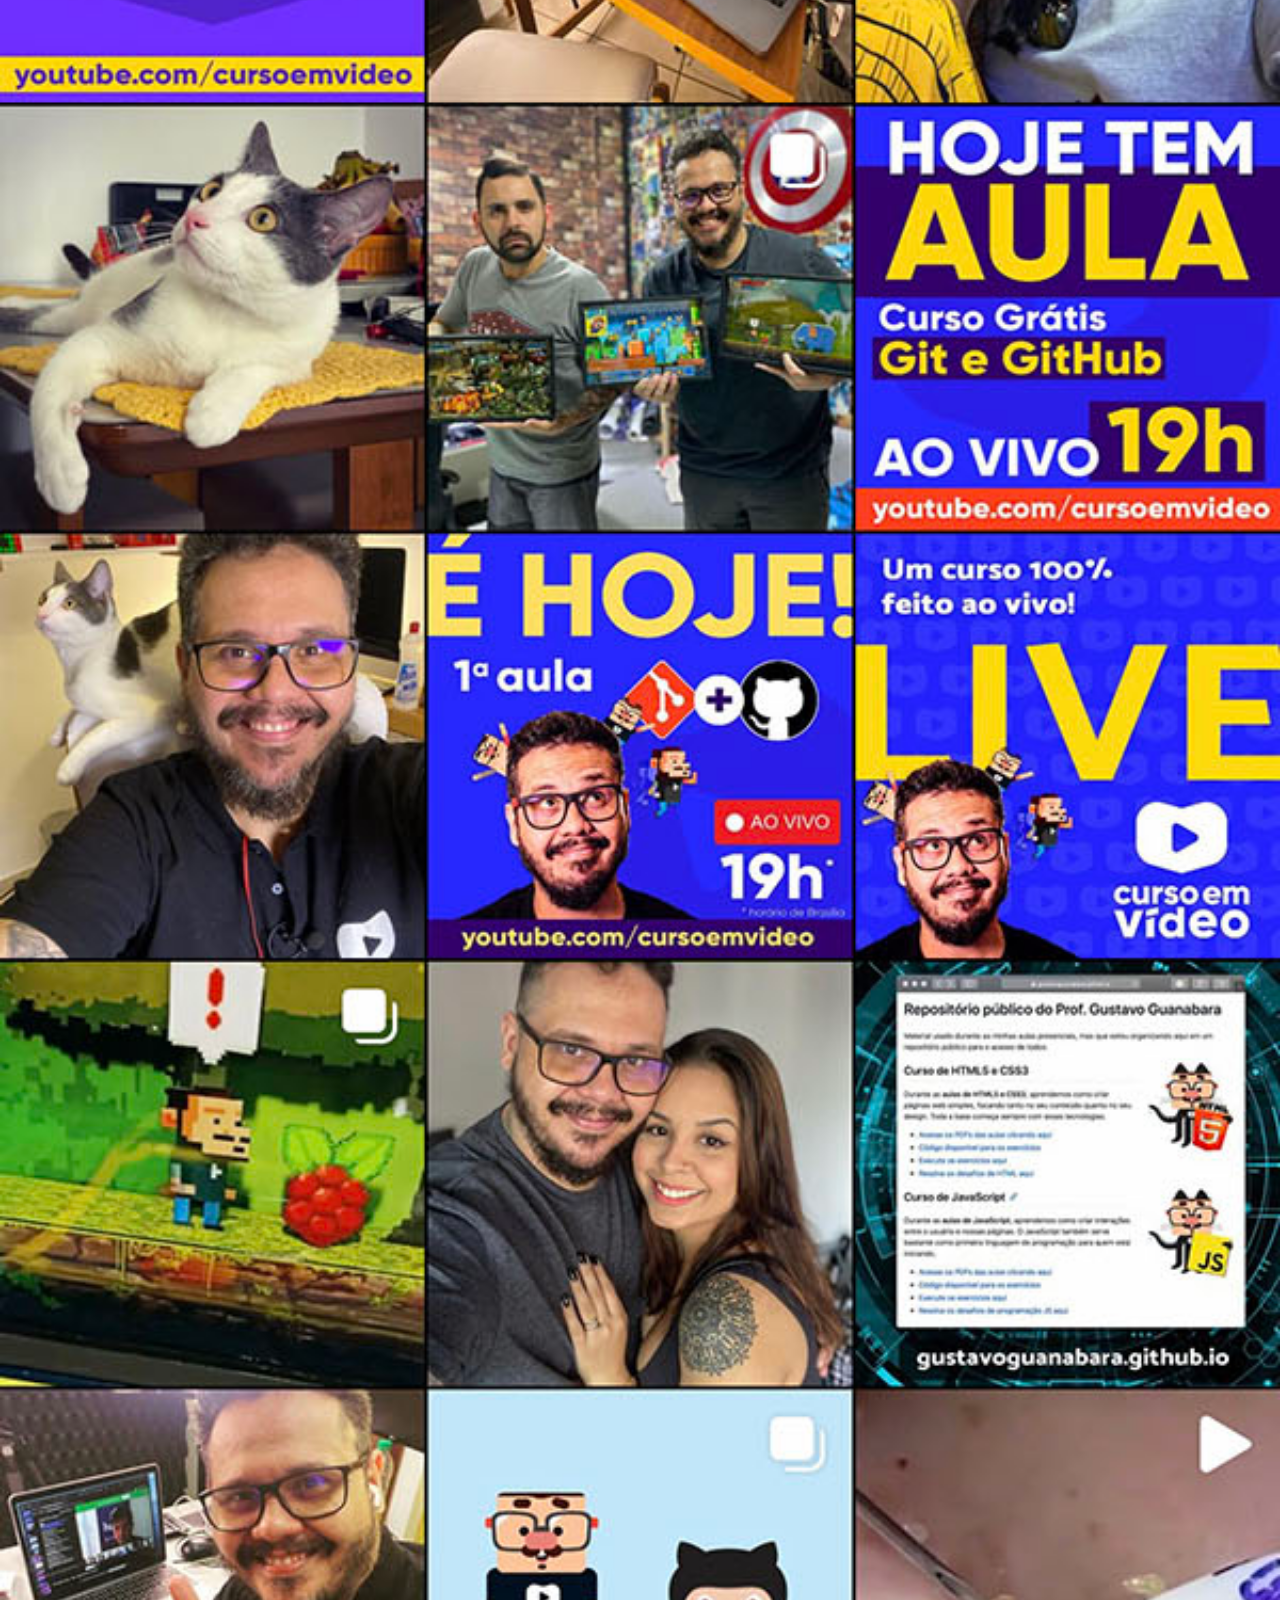
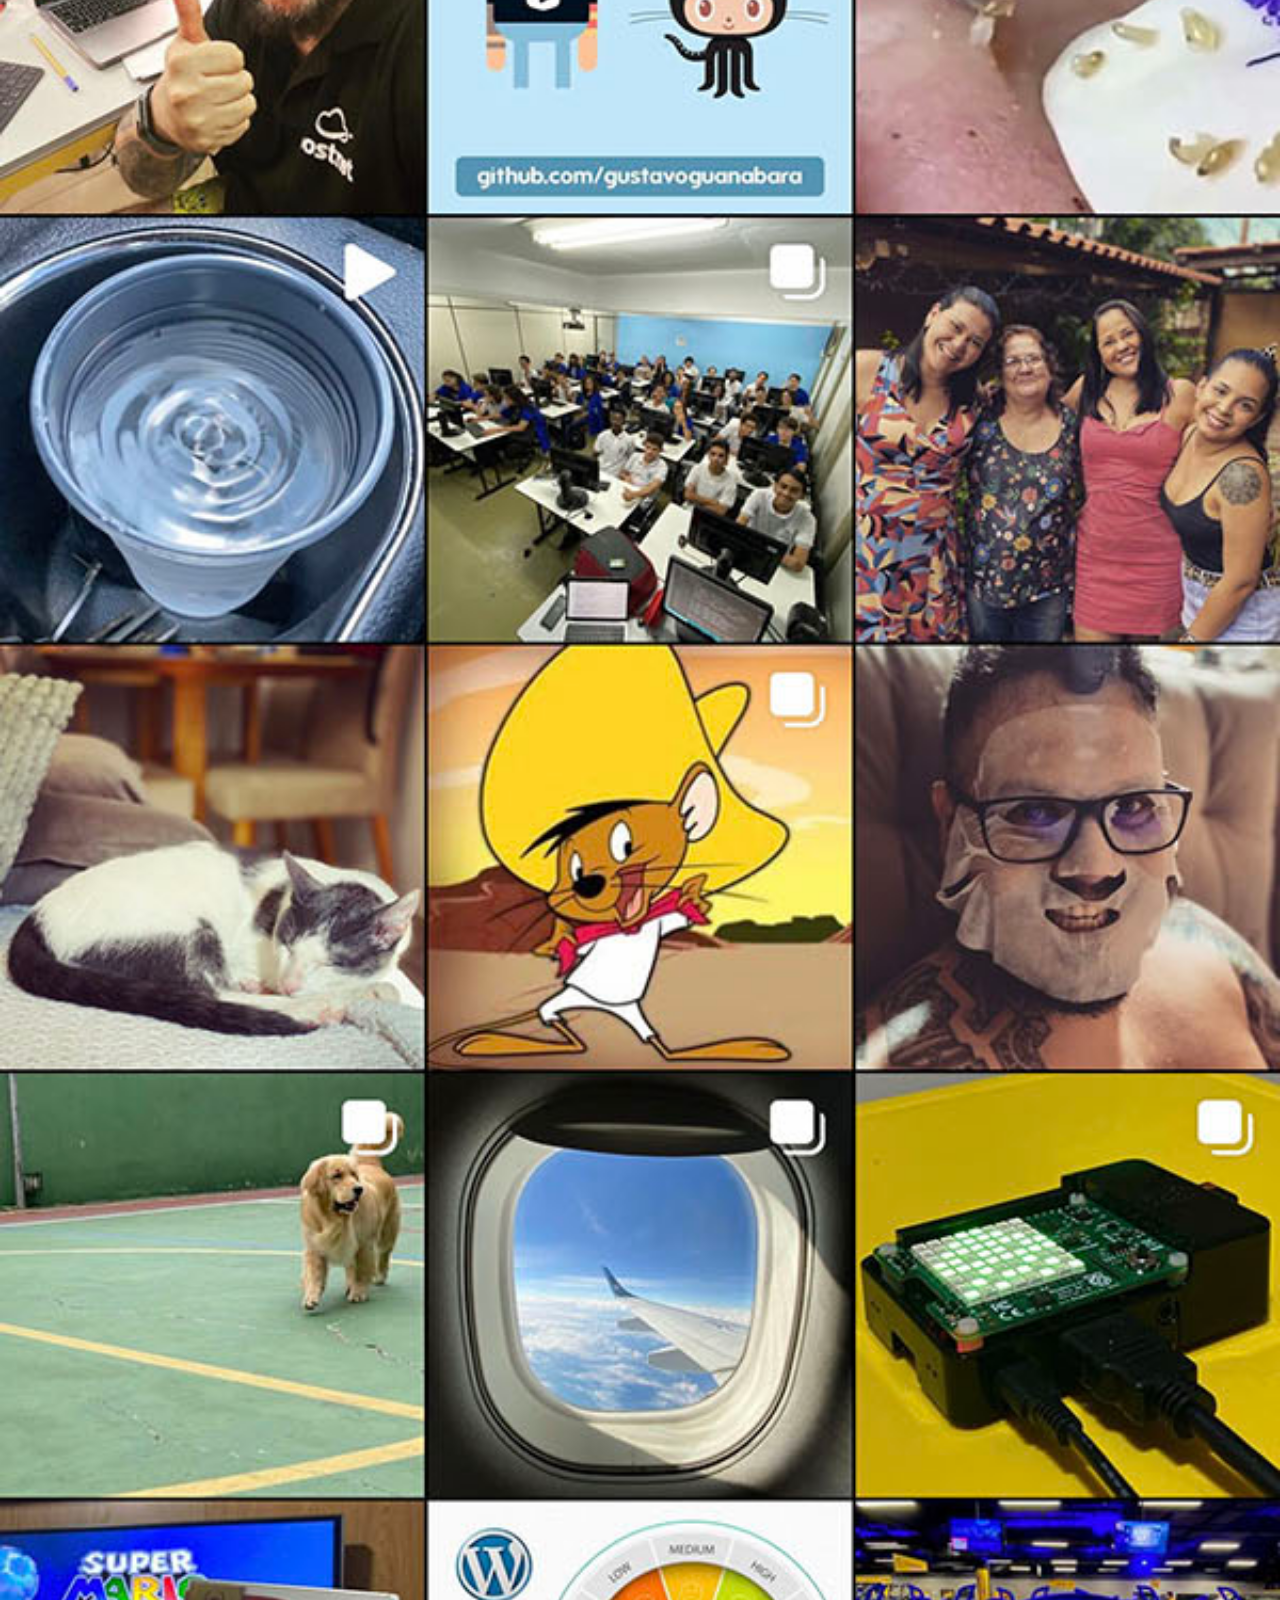
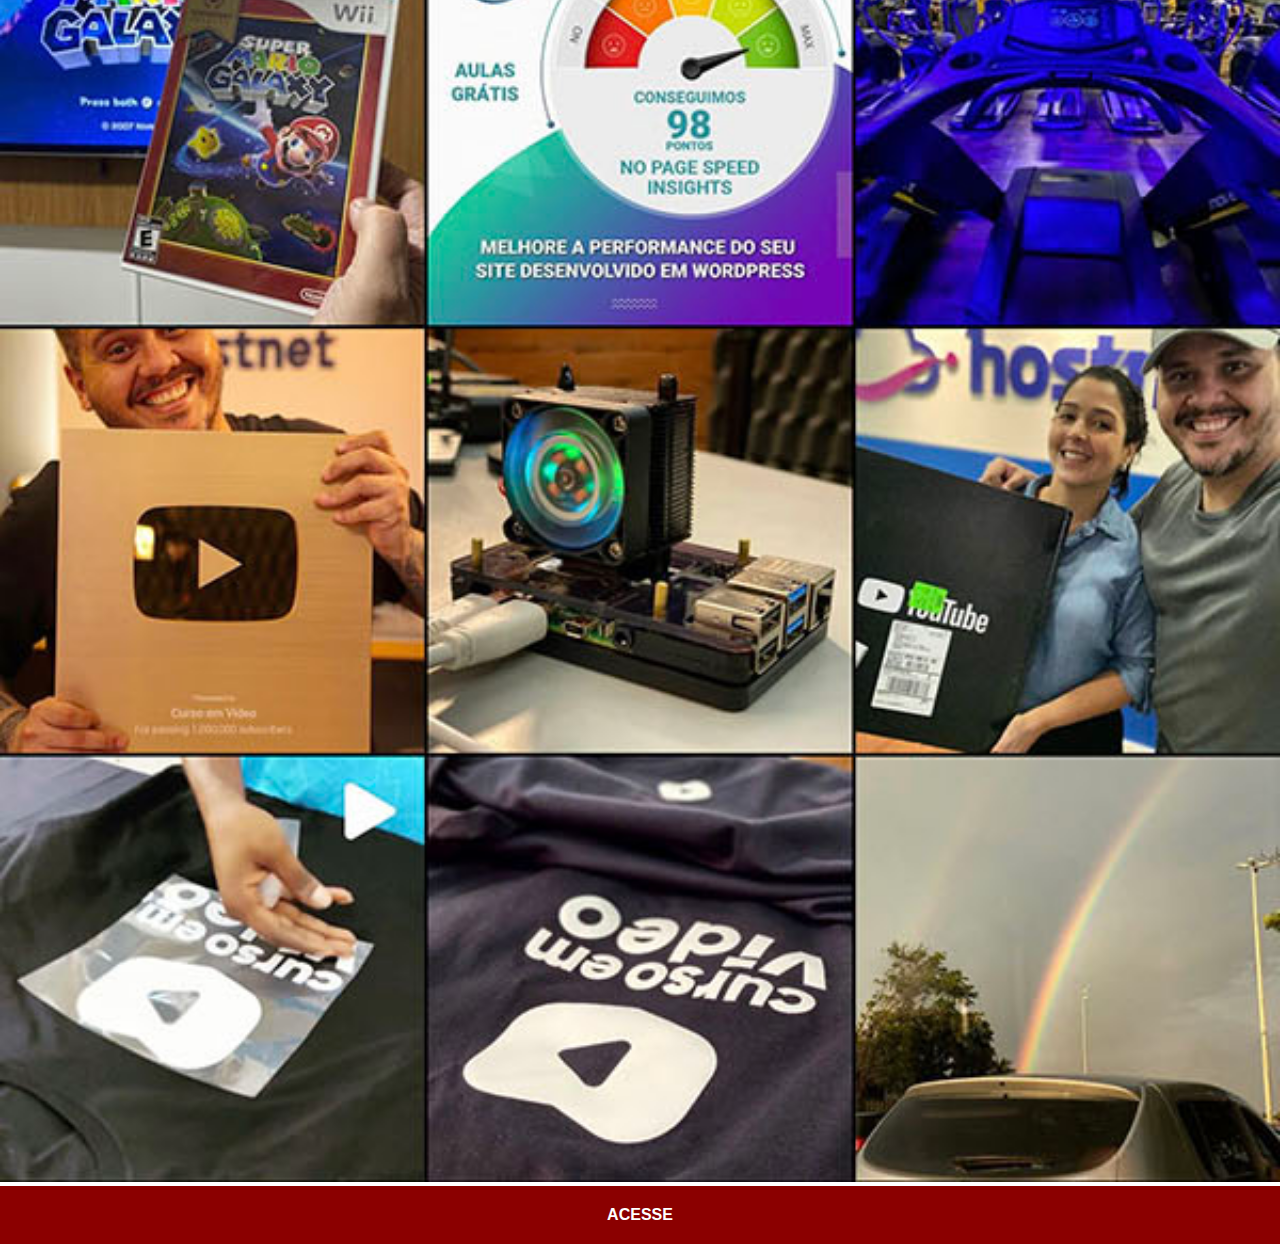
<file: instagram.html>
<!DOCTYPE html>
<html lang="en">
<head>
    <meta charset="UTF-8">
    <meta http-equiv="X-UA-Compatible" content="IE=edge">
    <meta name="viewport" content="width=device-width, initial-scale=1.0">
    <title>Instagram</title>
    <link rel="stylesheet" href="estilos/links.css">
</head>
<body>
    <img src="imagens/tela-instagram.jpg" alt="">
    <a href="https://www.instagram.com" target="_blank">ACESSE</a>
</body>
</html>
</file>
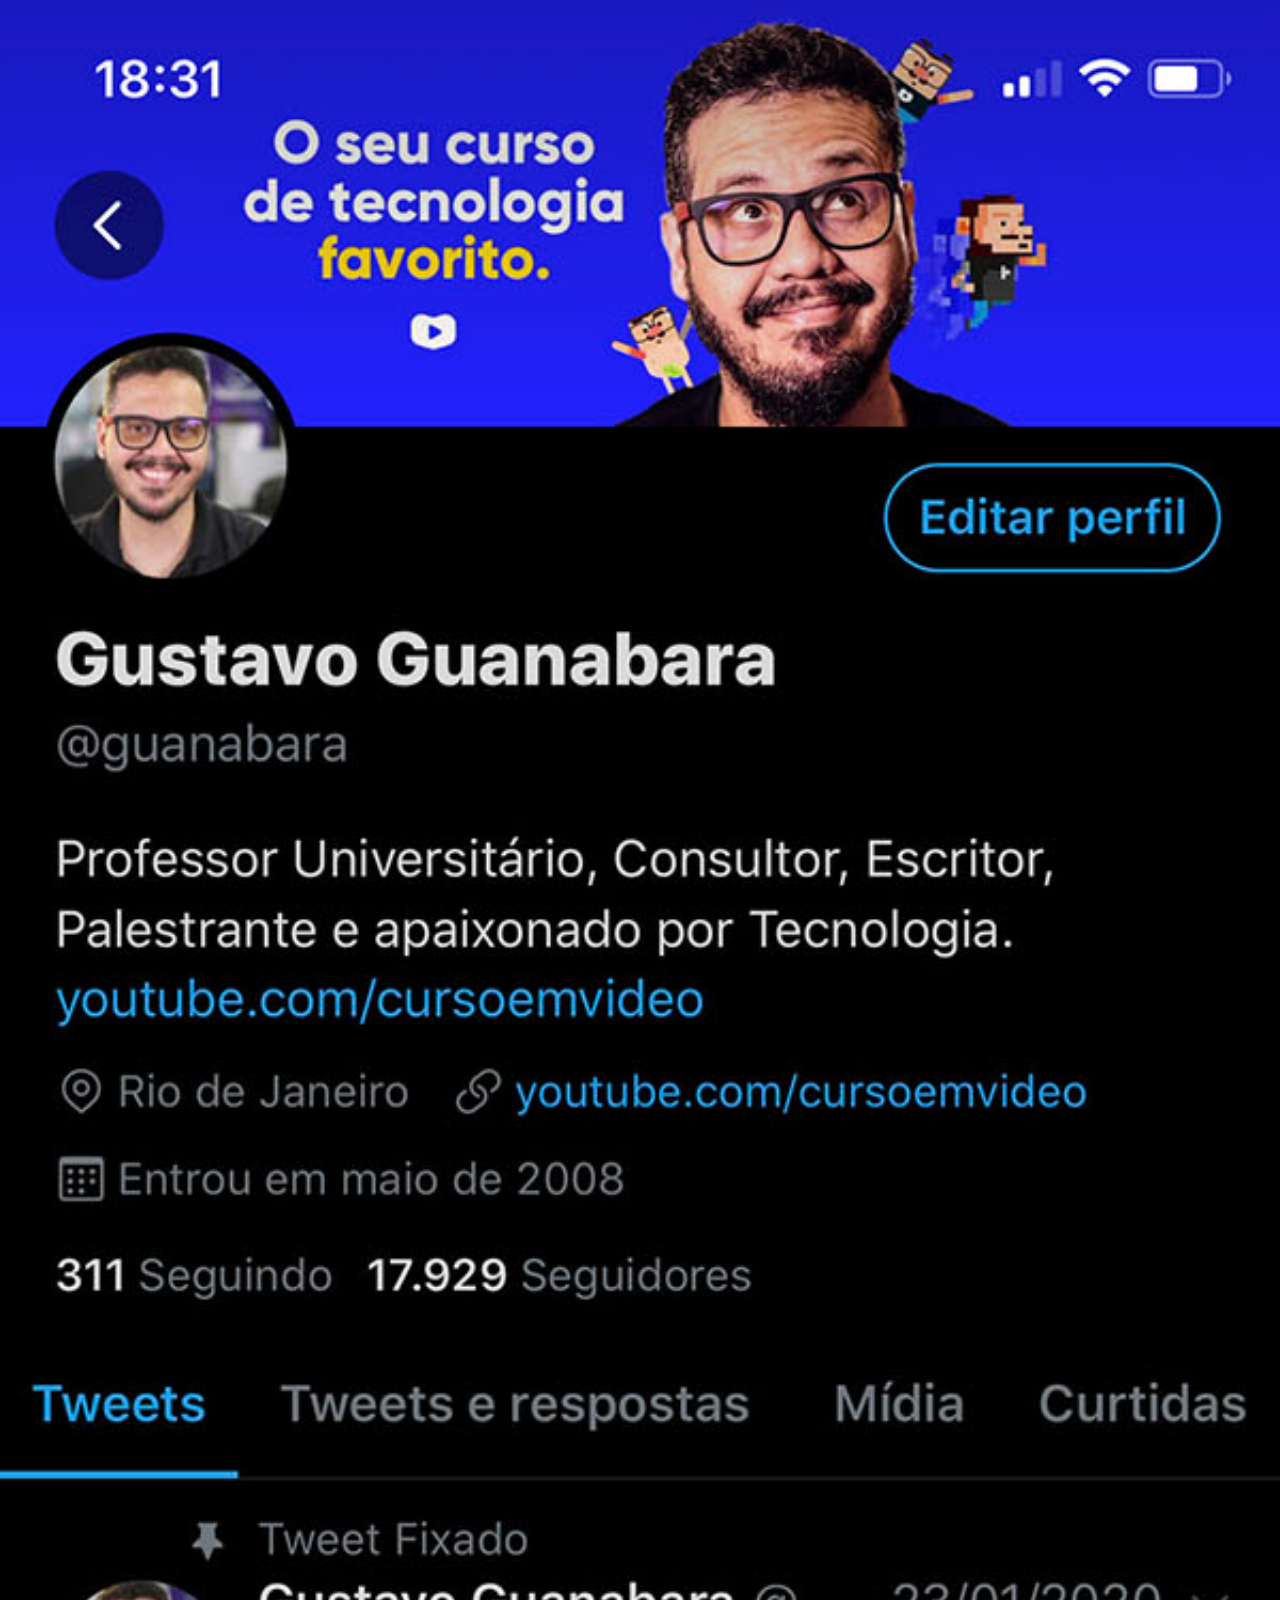
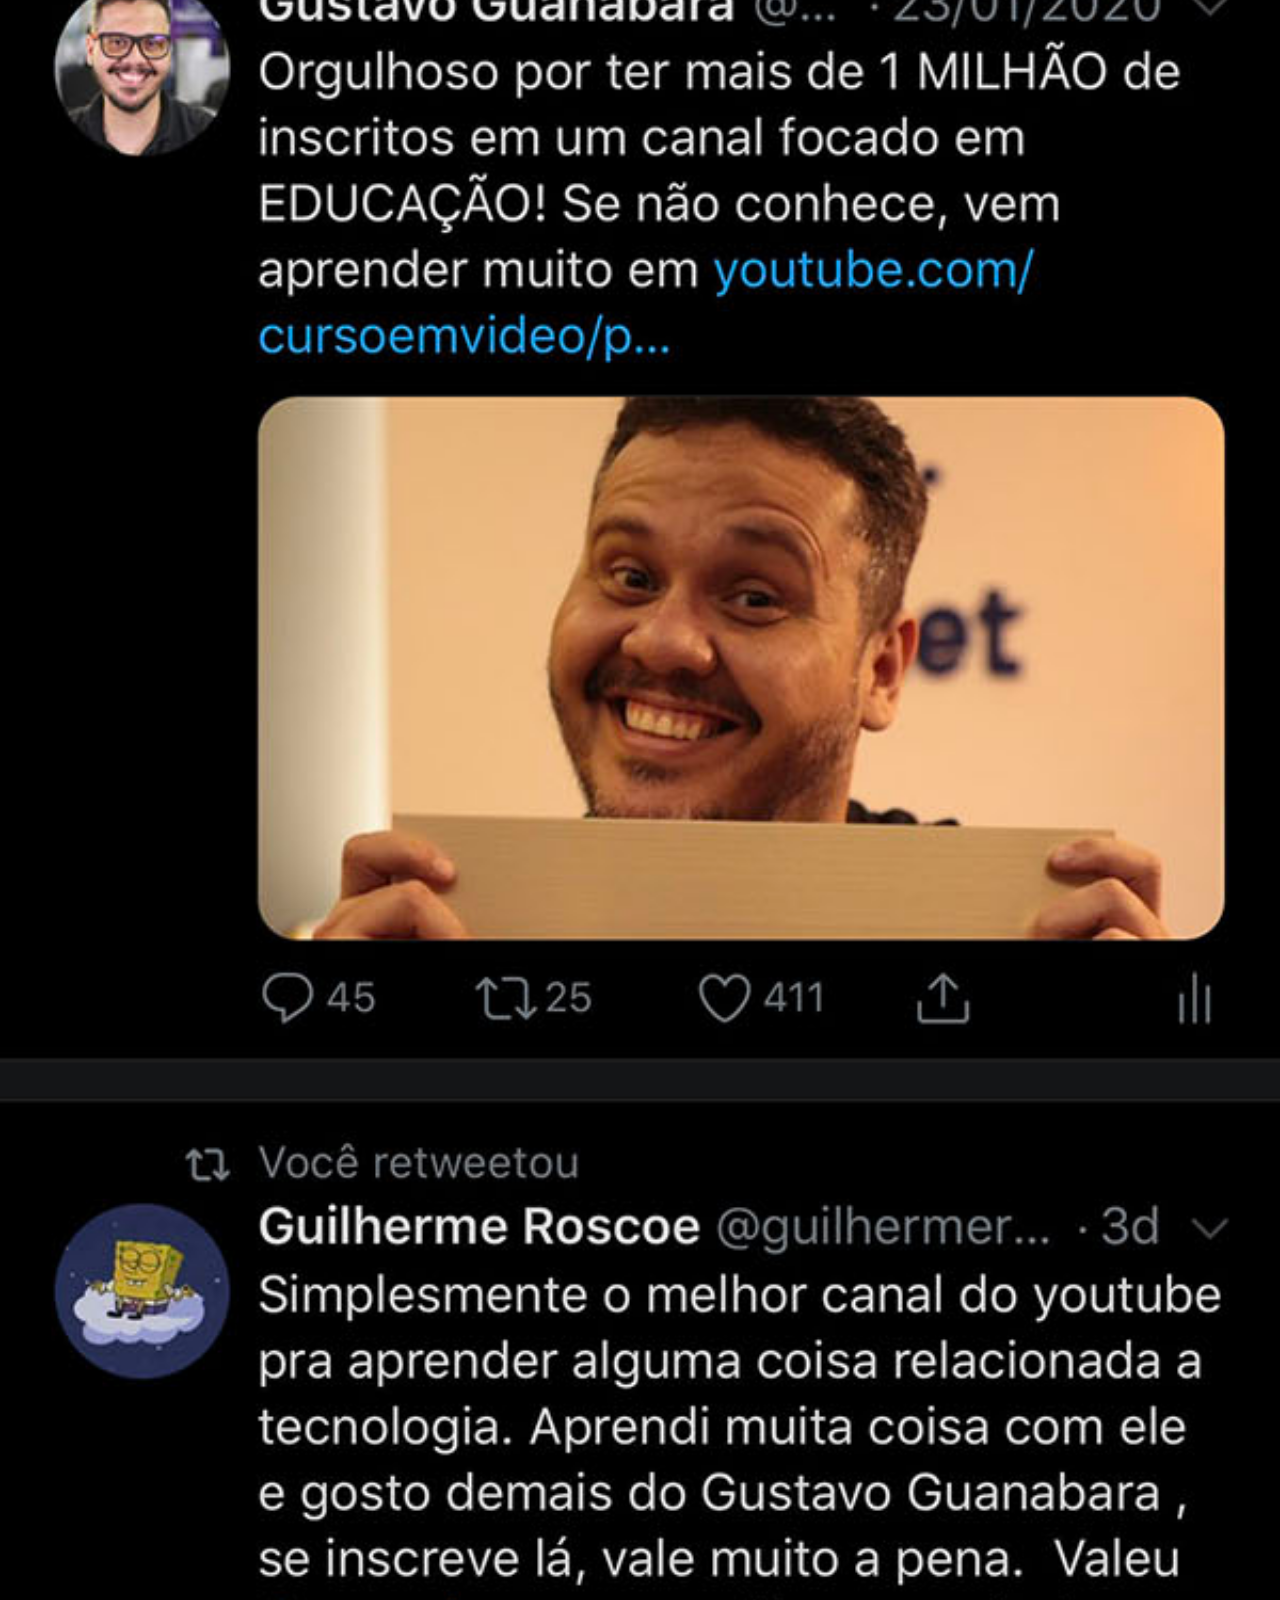
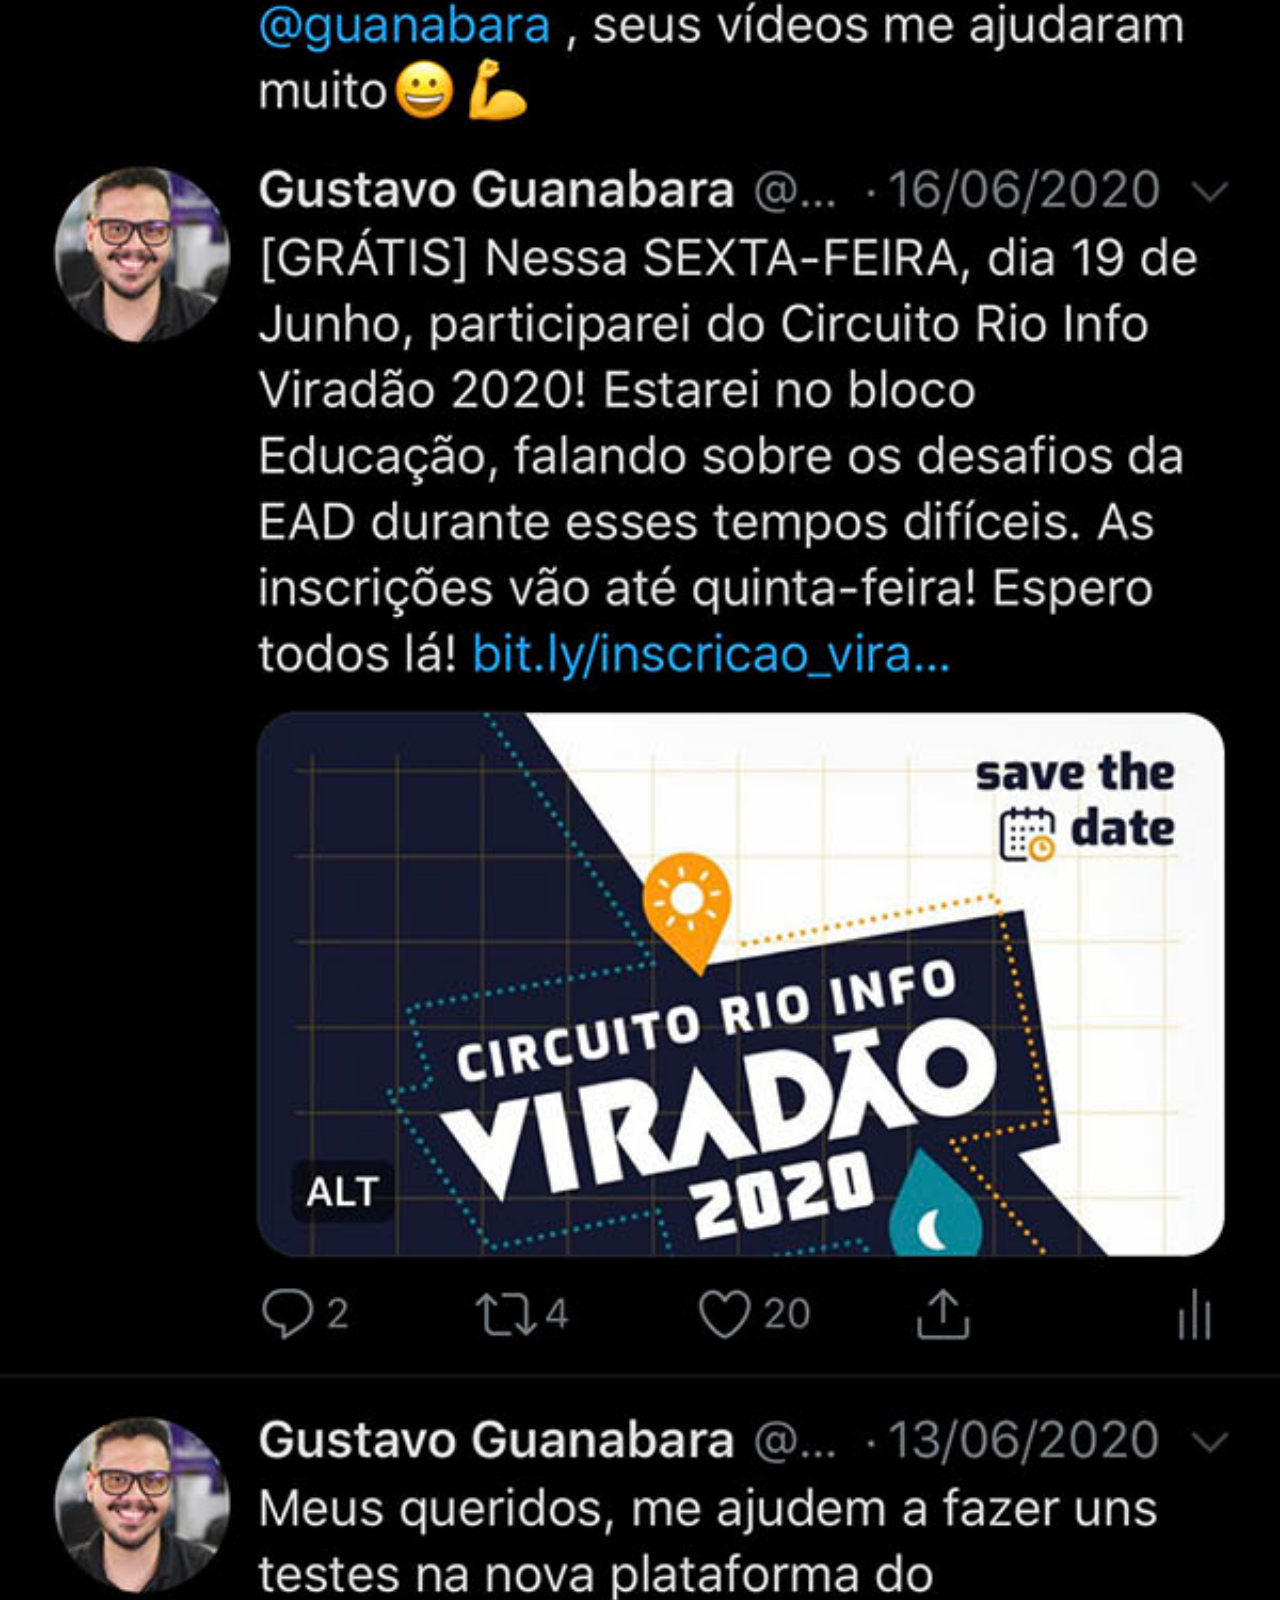
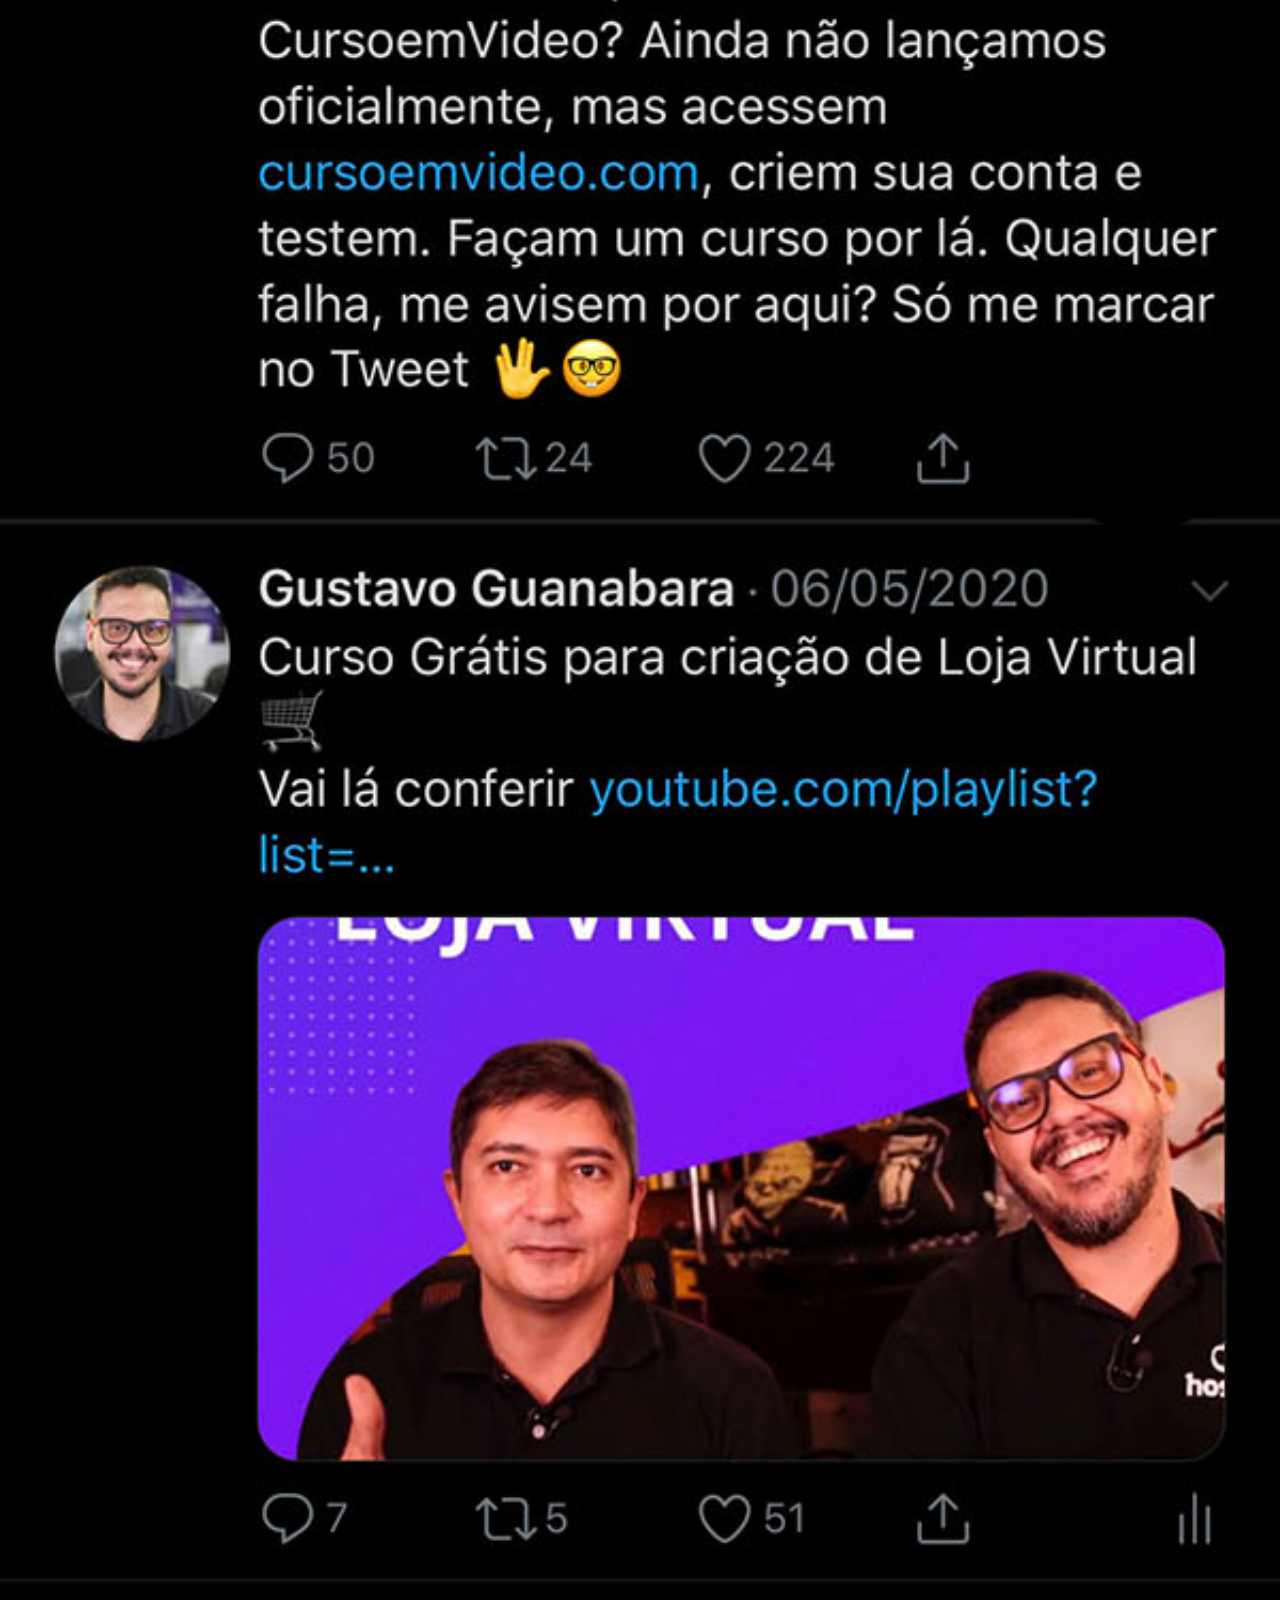
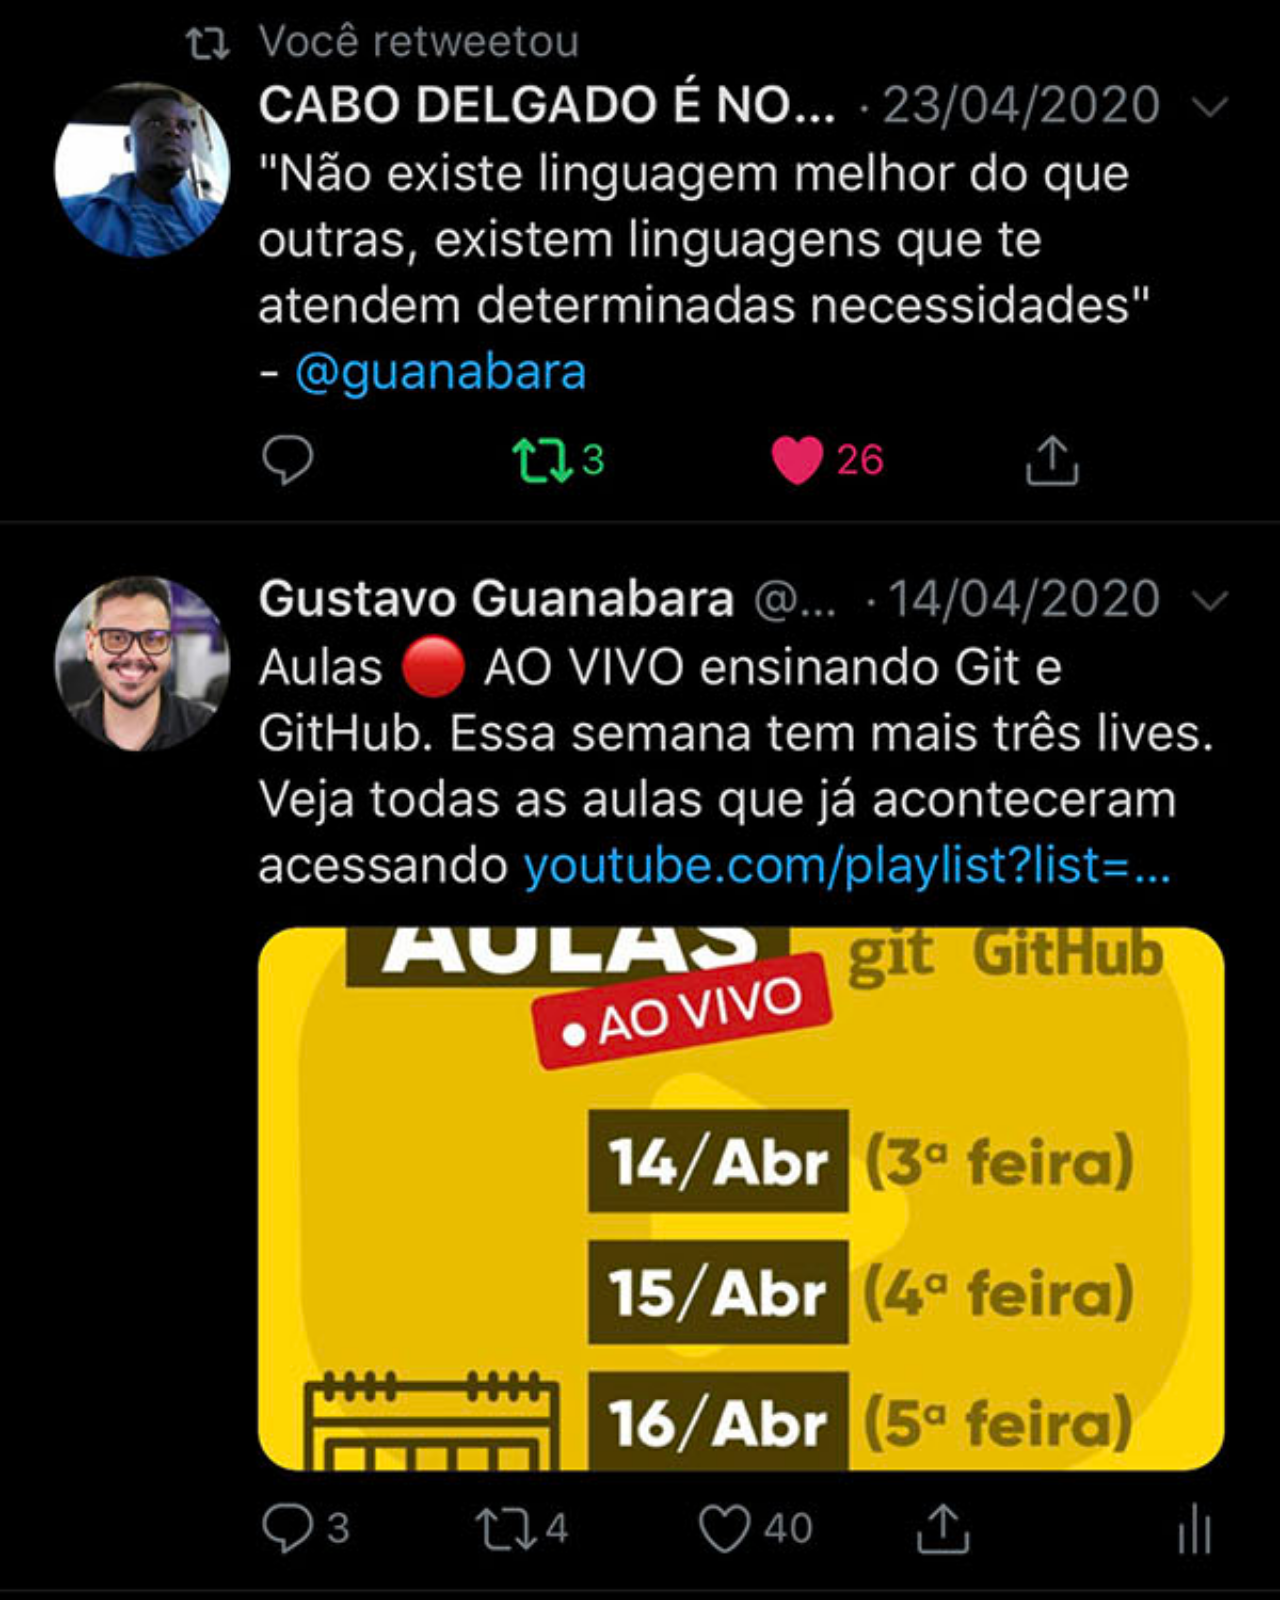
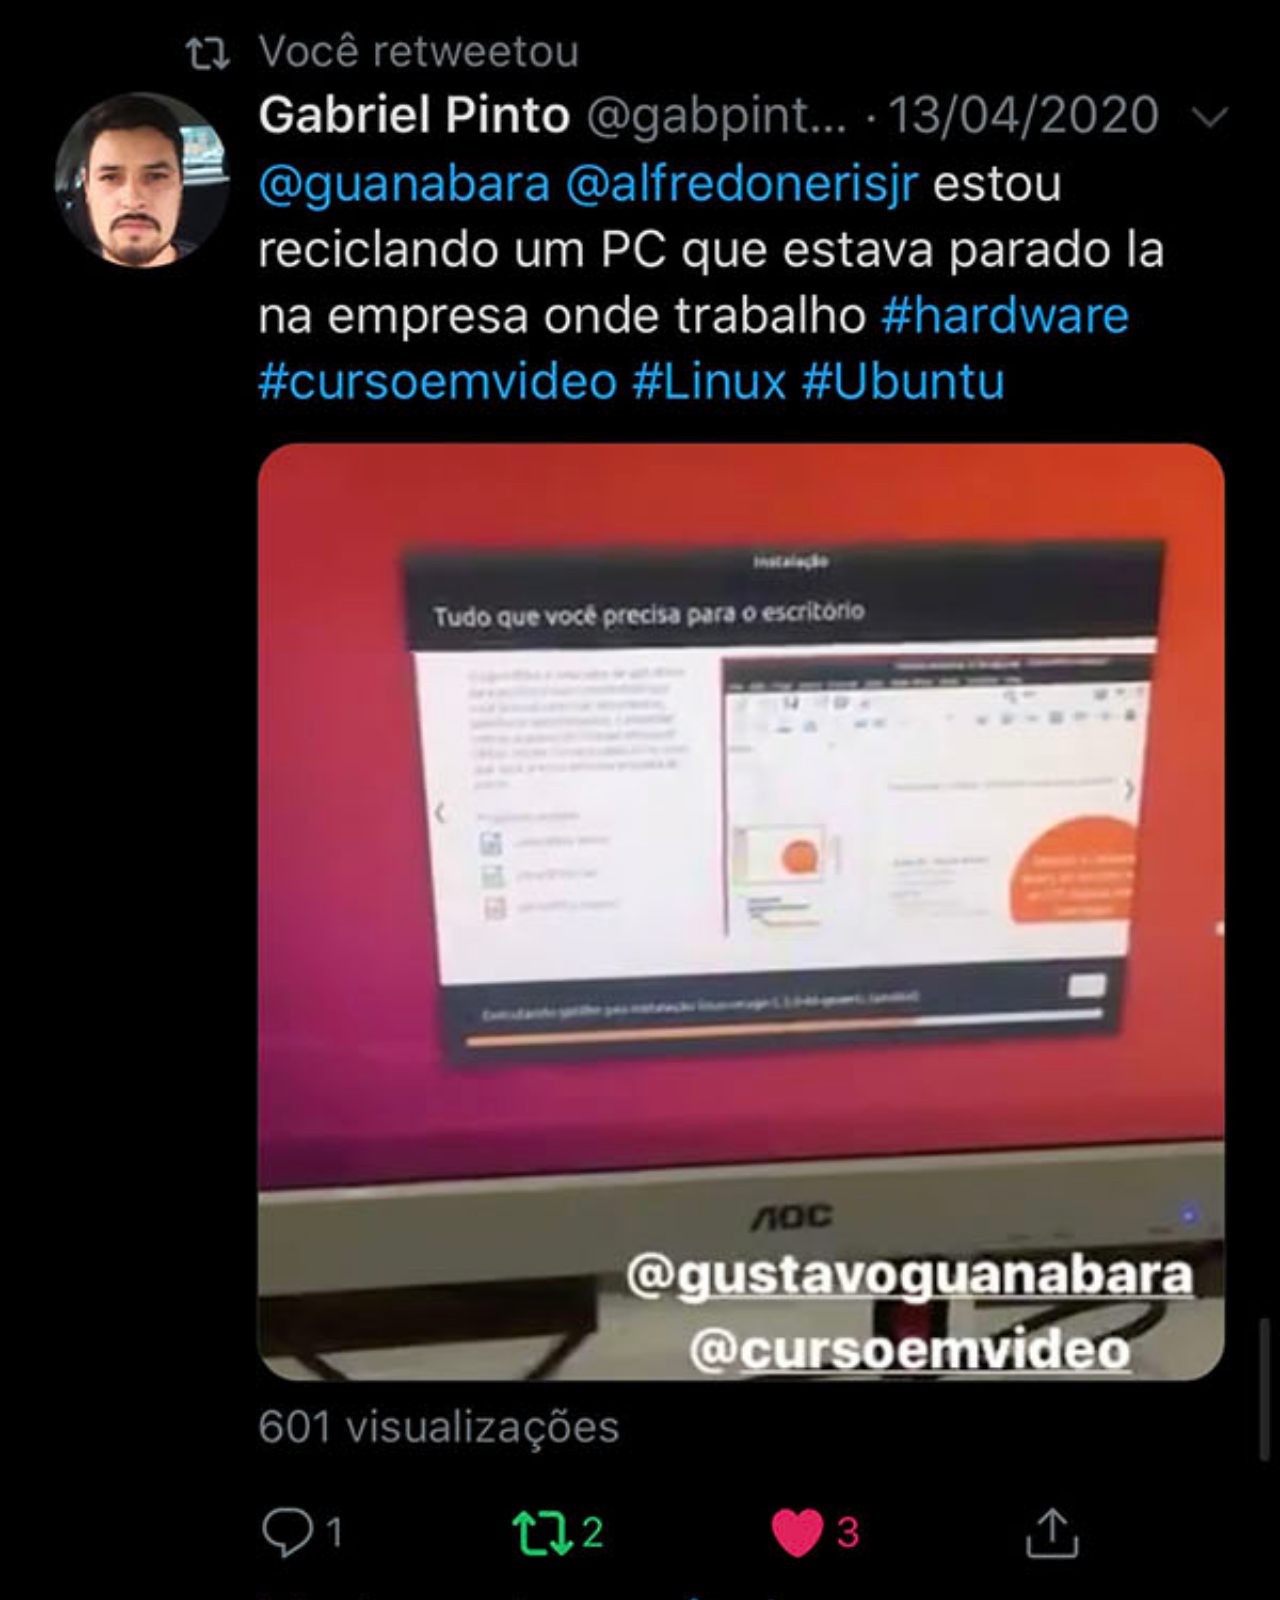
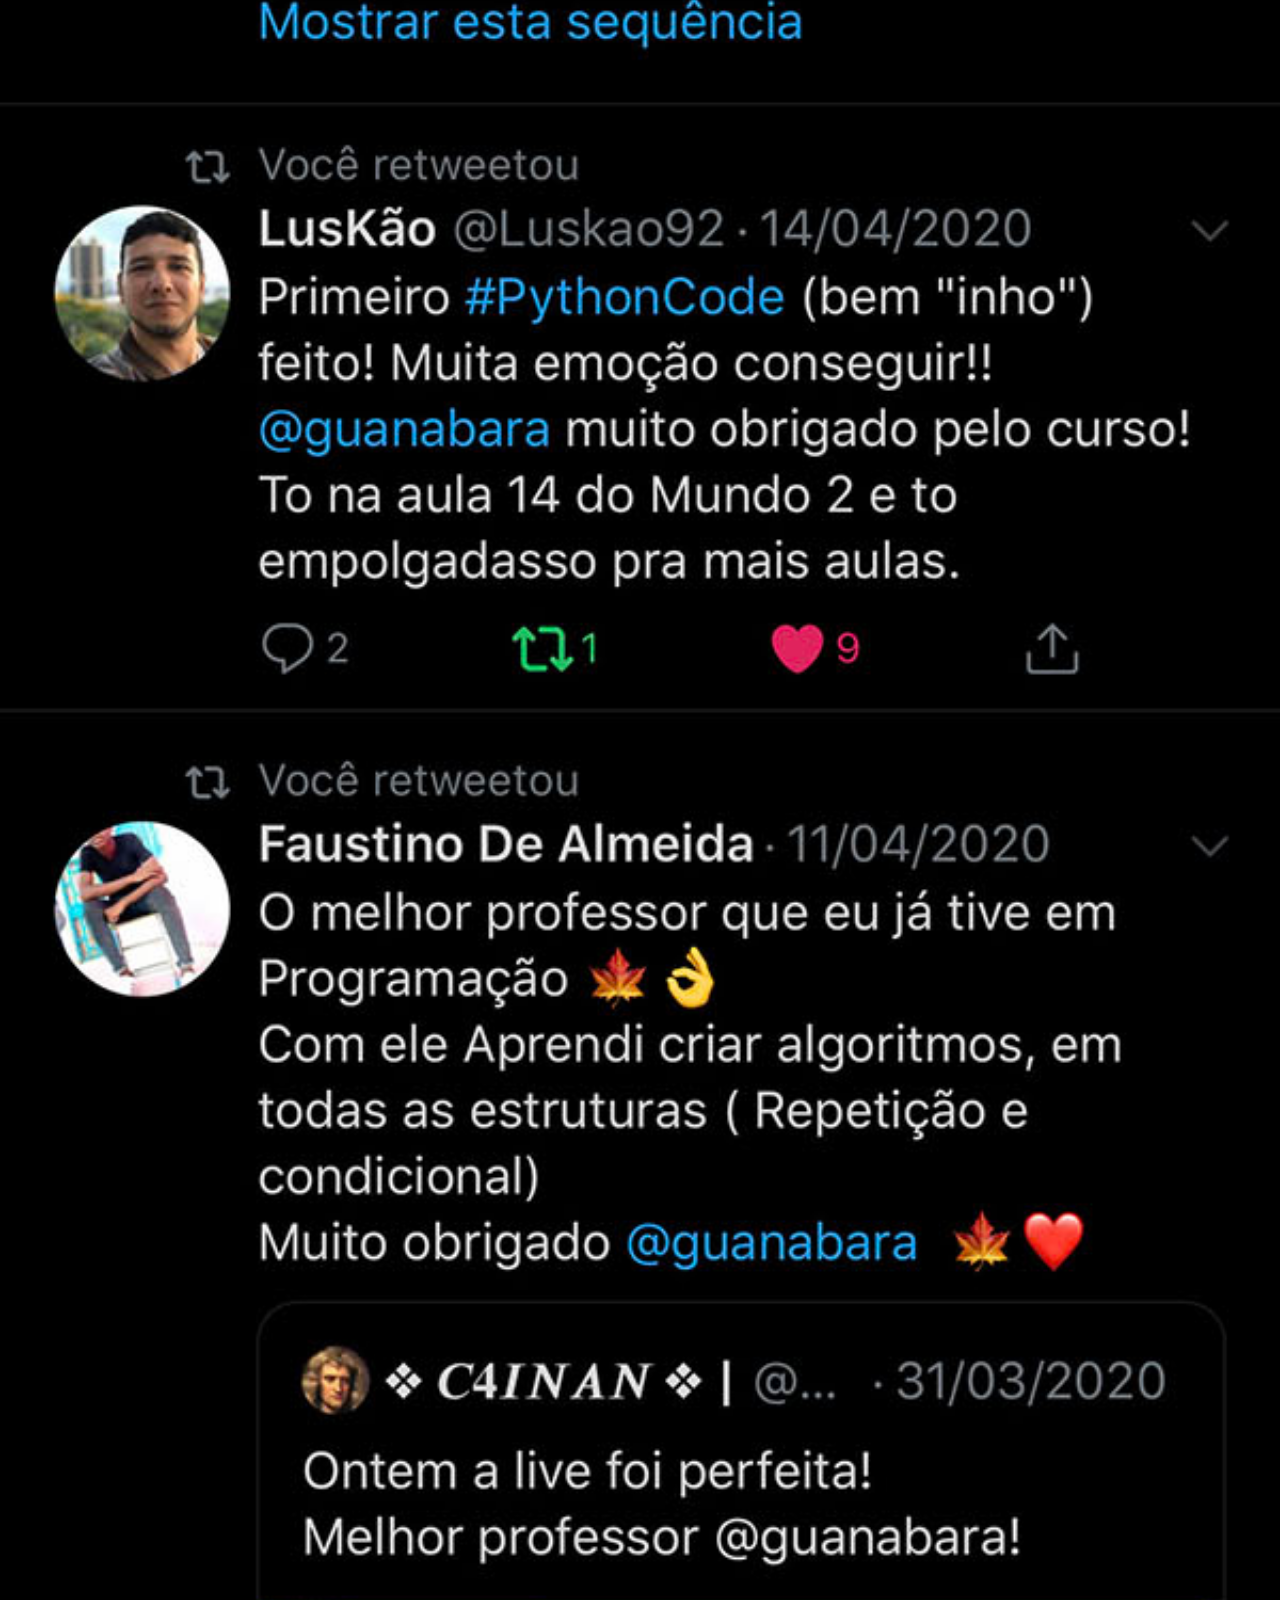
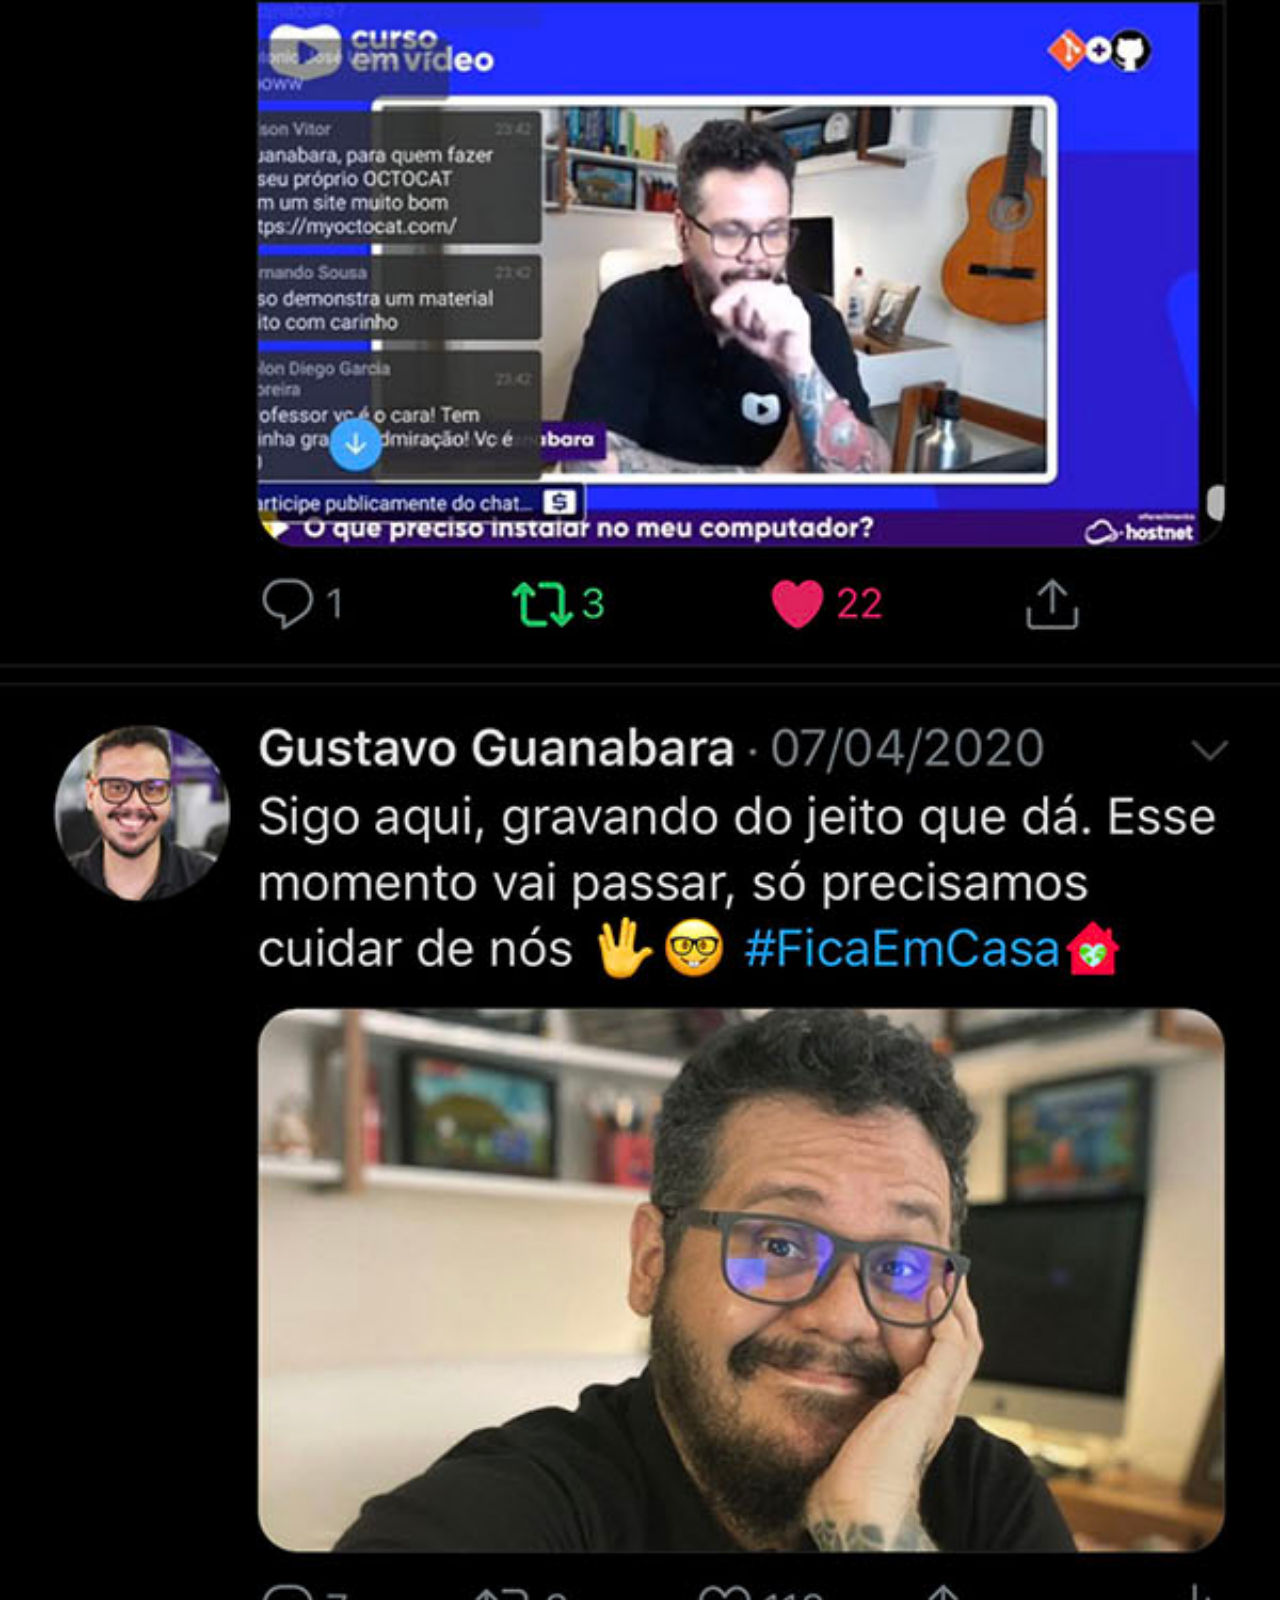
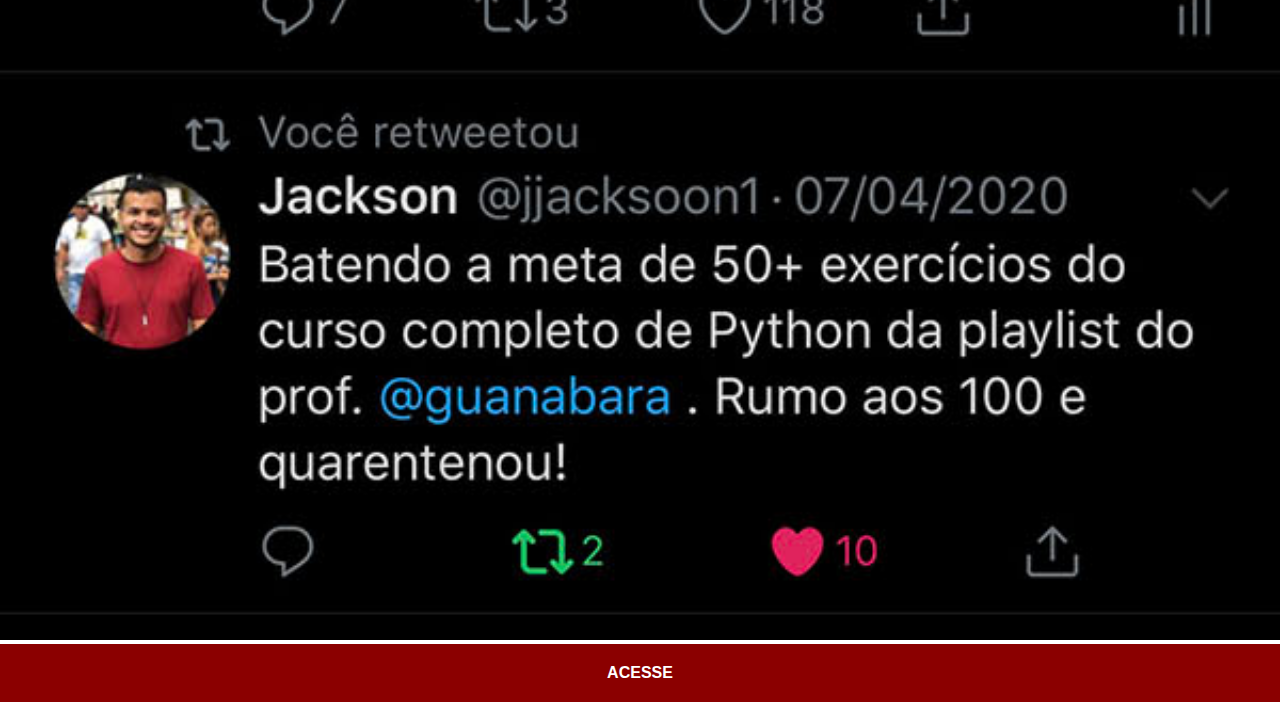
<file: twitter.html>
<!DOCTYPE html>
<html lang="en">
<head>
    <meta charset="UTF-8">
    <meta http-equiv="X-UA-Compatible" content="IE=edge">
    <meta name="viewport" content="width=device-width, initial-scale=1.0">
    <title>Twitter</title>
    <link rel="stylesheet" href="estilos/links.css">
</head>
<body>
    <img src="imagens/tela-twitter.jpg" alt="">
    <a href="https://twitter.com/home" target="_blank">ACESSE</a>
</body>
</html>
</file>
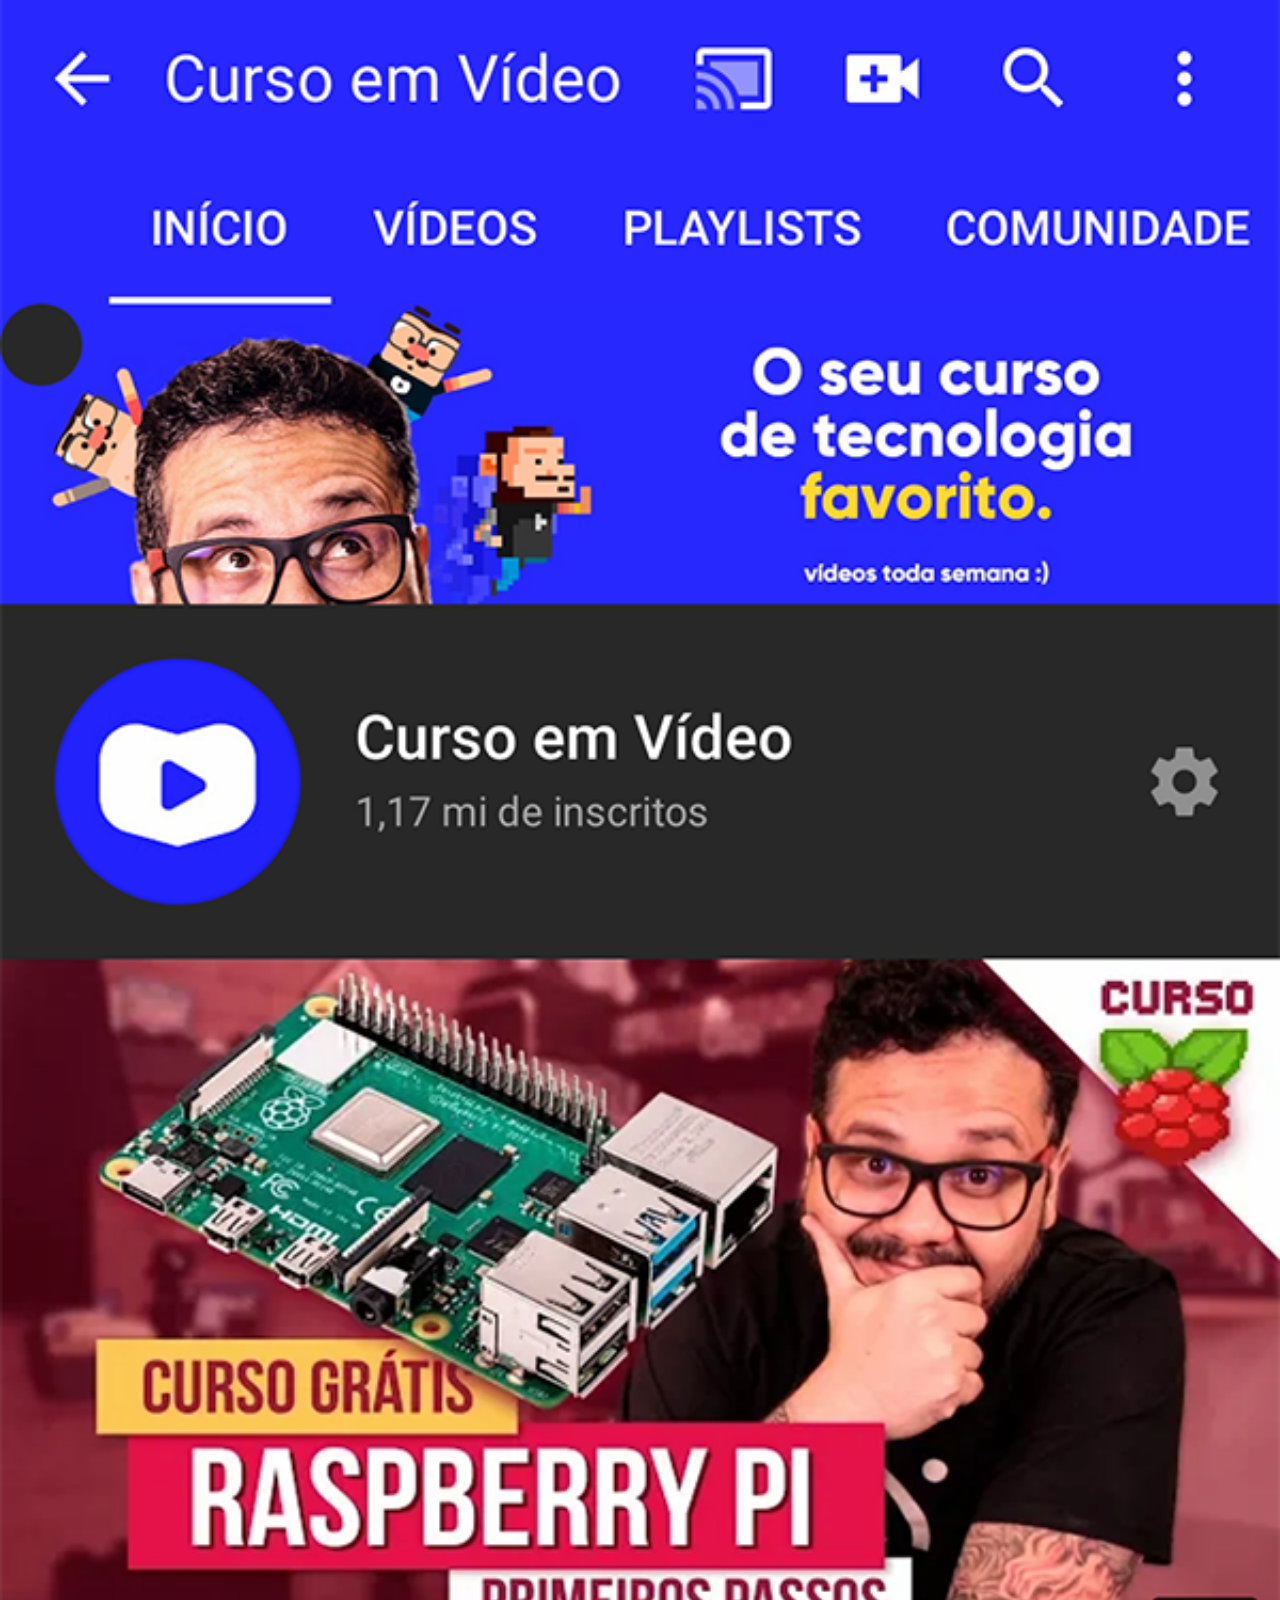
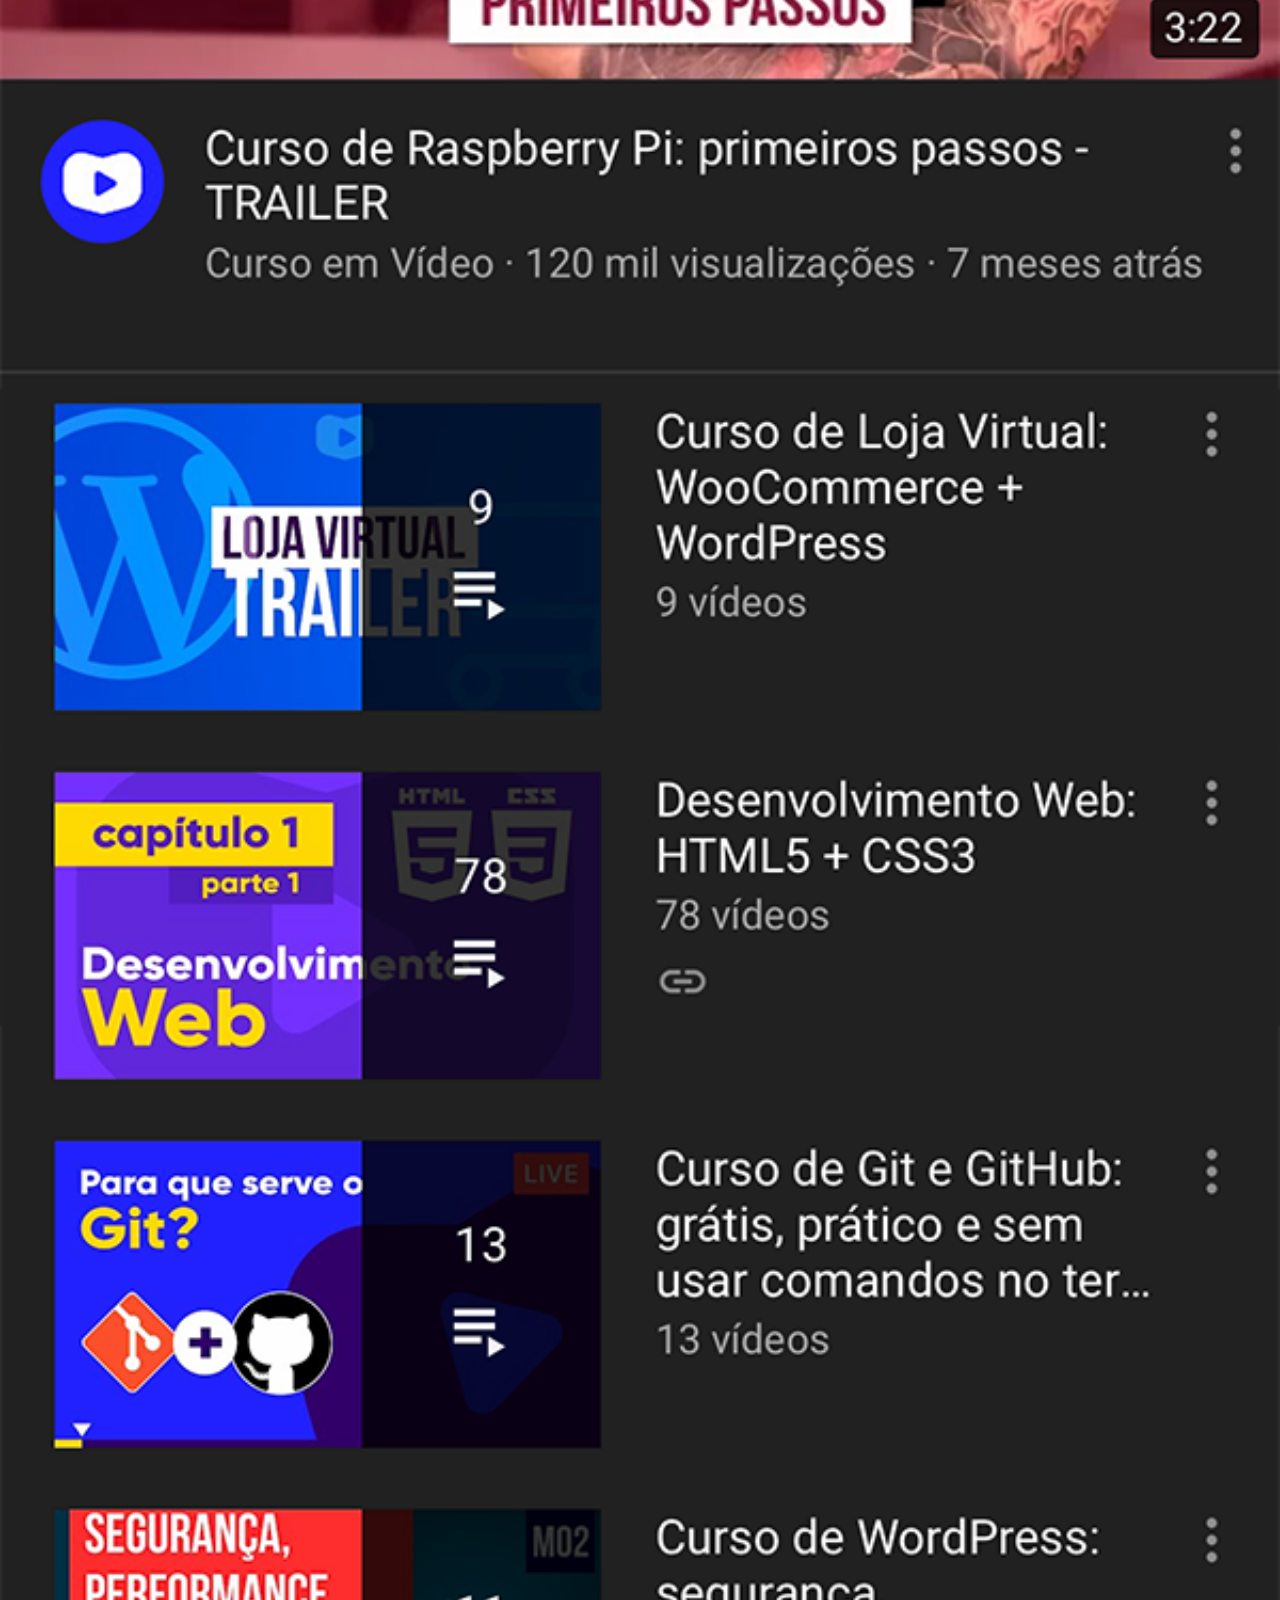
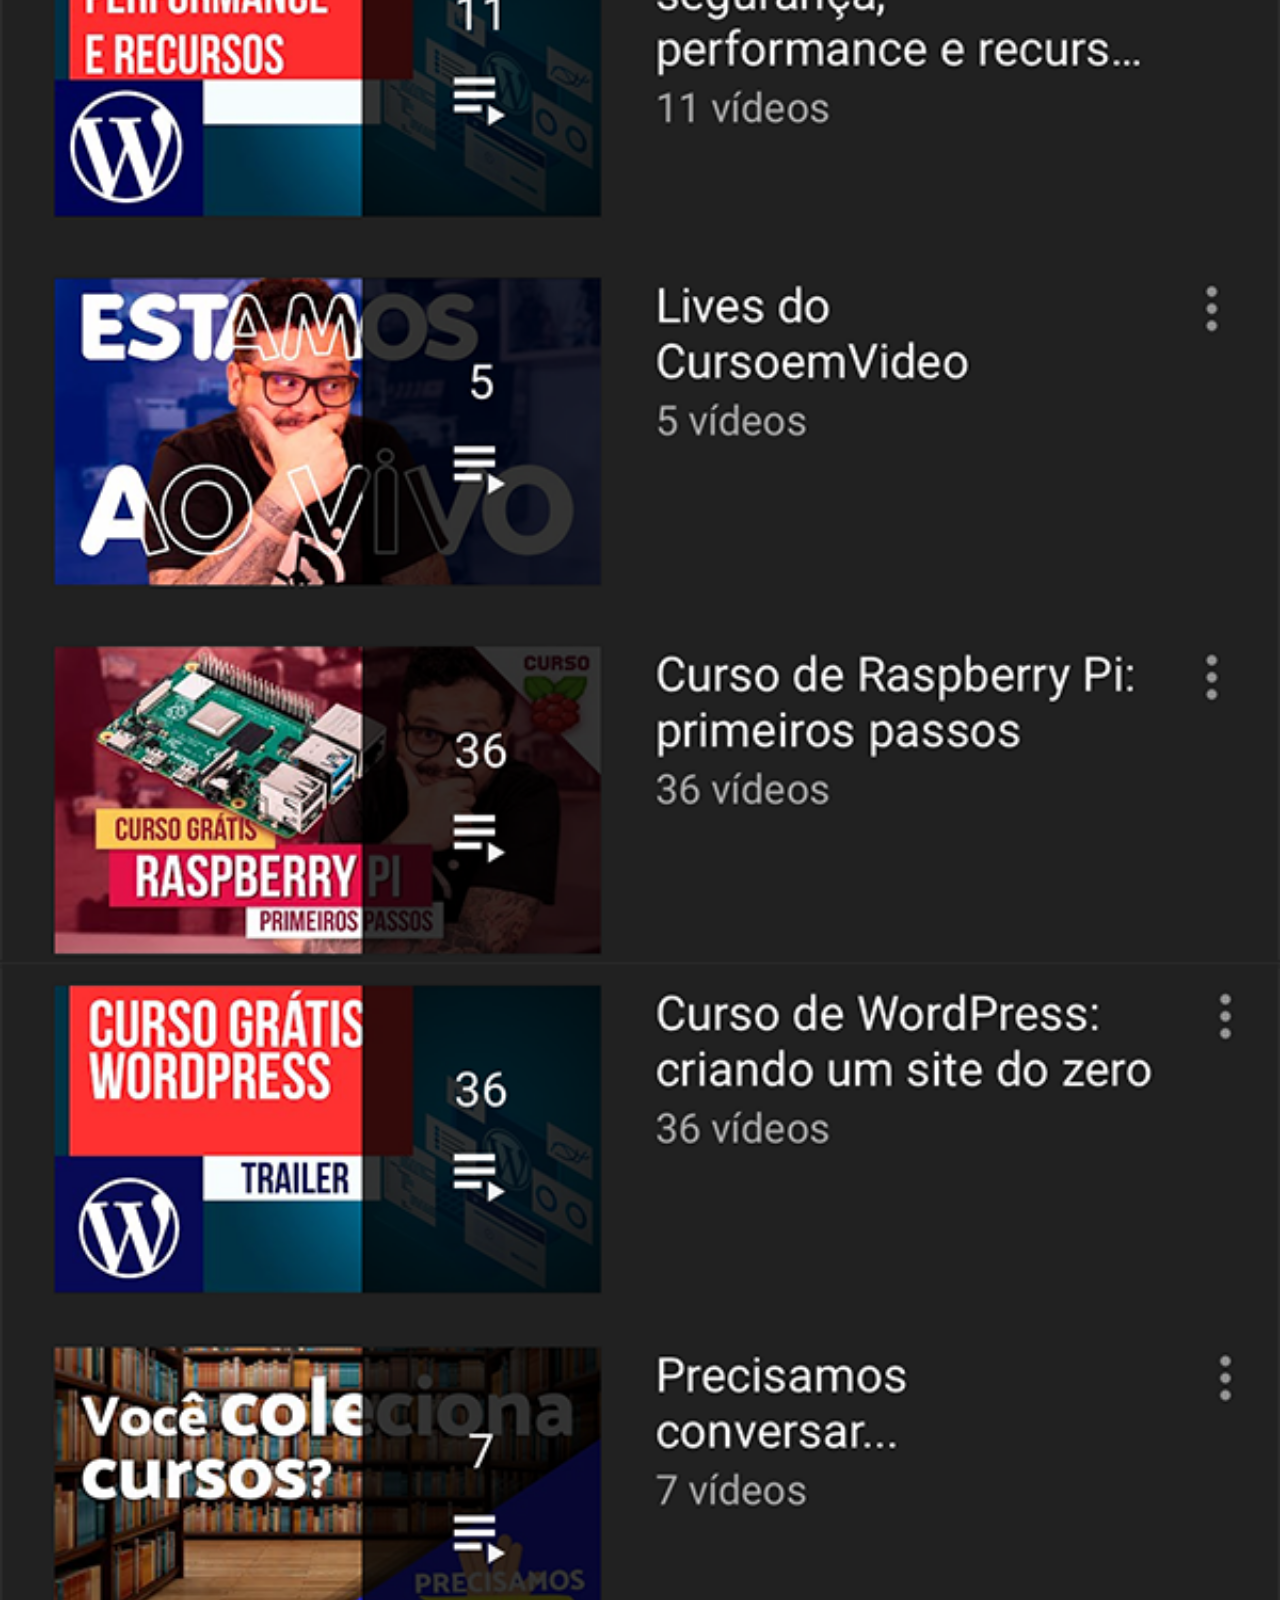
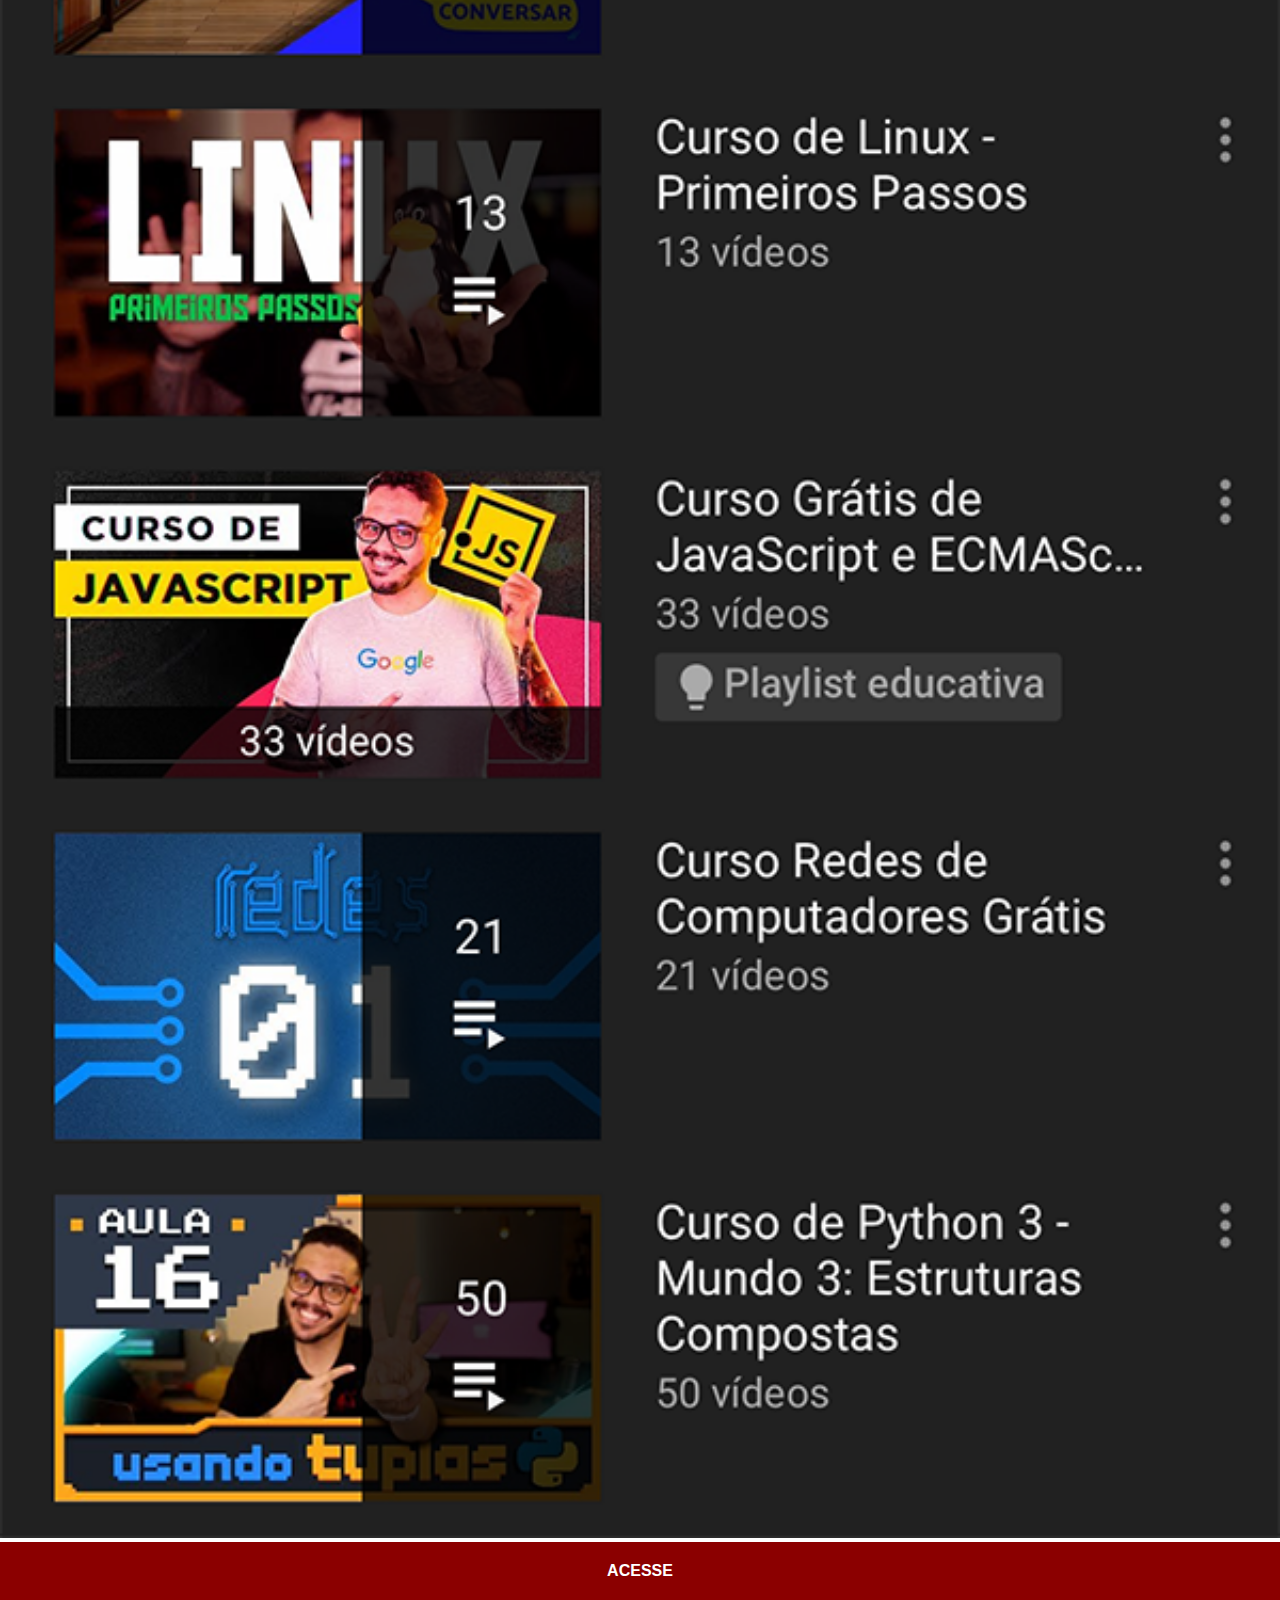
<file: youtube.html>
<!DOCTYPE html>
<html lang="en">
<head>
    <meta charset="UTF-8">
    <meta http-equiv="X-UA-Compatible" content="IE=edge">
    <meta name="viewport" content="width=device-width, initial-scale=1.0">
    <title>Youtube</title>
    <link rel="stylesheet" href="estilos/links.css">
</head>
<body>
    <img src="imagens/tela-youtube.png" alt="">
    <a href="https://www.youtube.com/user/cursoemvideo/playlists" target="_blank">ACESSE</a>
</body>
</html>
</file>
<file: estilos/style.css>
@charset "UTF-8";
*{
    margin: 0;
    padding: 0;
    font-family: Arial, Helvetica, sans-serif;
}
html, body{
    height: 100vh;
    width: 100vw;
    background-color: black;    
}
body{
    background: url('../imagens/fundo-madeira.jpg') no-repeat top center;
    background-size: cover;
    background-attachment: fixed;
}
main{
    position: relative;
    height: 100vh;
}
section#telefone{
    position: absolute;
    top: 50%;
    left: 50%;
    transform: translate(-50%, -50%);

    height: 627px;
    width: 311px;
    background: url('../imagens/frame-iphone.png') no-repeat;
}

iframe#tela{
    position: relative;
    top: 80px;
    left: 22px;
    width: 267px;
    height: 471px;
}

section#redes-sociais{
    text-align: right;
}

section#redes-sociais img{
    width: 50px;
    margin: 10px;
    border-radius: 50%;
    box-shadow: 2px 2px 5px #00000098;
    box-sizing: border-box; /*p a borda fazer parte da caixa, ent no hover seu tamanho nn altera nada(n movimenta os outros botões)*/
}

section#redes-sociais img:hover{
    border: 2px solid rgba(255, 255, 255, 0.678);
    transform: translate(-3px, -3px);
    box-shadow: 5px 5px 10px #00000098;
    transition: transform .3s, border 1s;
}
</file>
<file: estilos/links.css>
@charset "UTF-8";
*{
    margin: 0;
    padding: 0;
    font-family: Arial, Helvetica, sans-serif;
}
::-webkit-scrollbar{
    width: 0;
    height: 0;
}

img{
    width: 100vw;
}   
a{
    display: block;
    background-color: darkred;
    color: white;
    padding: 20px;
    text-align: center;
    font-weight: bolder;
    text-decoration: none;
}
a:hover{
    background-color: red;
}
</file>
